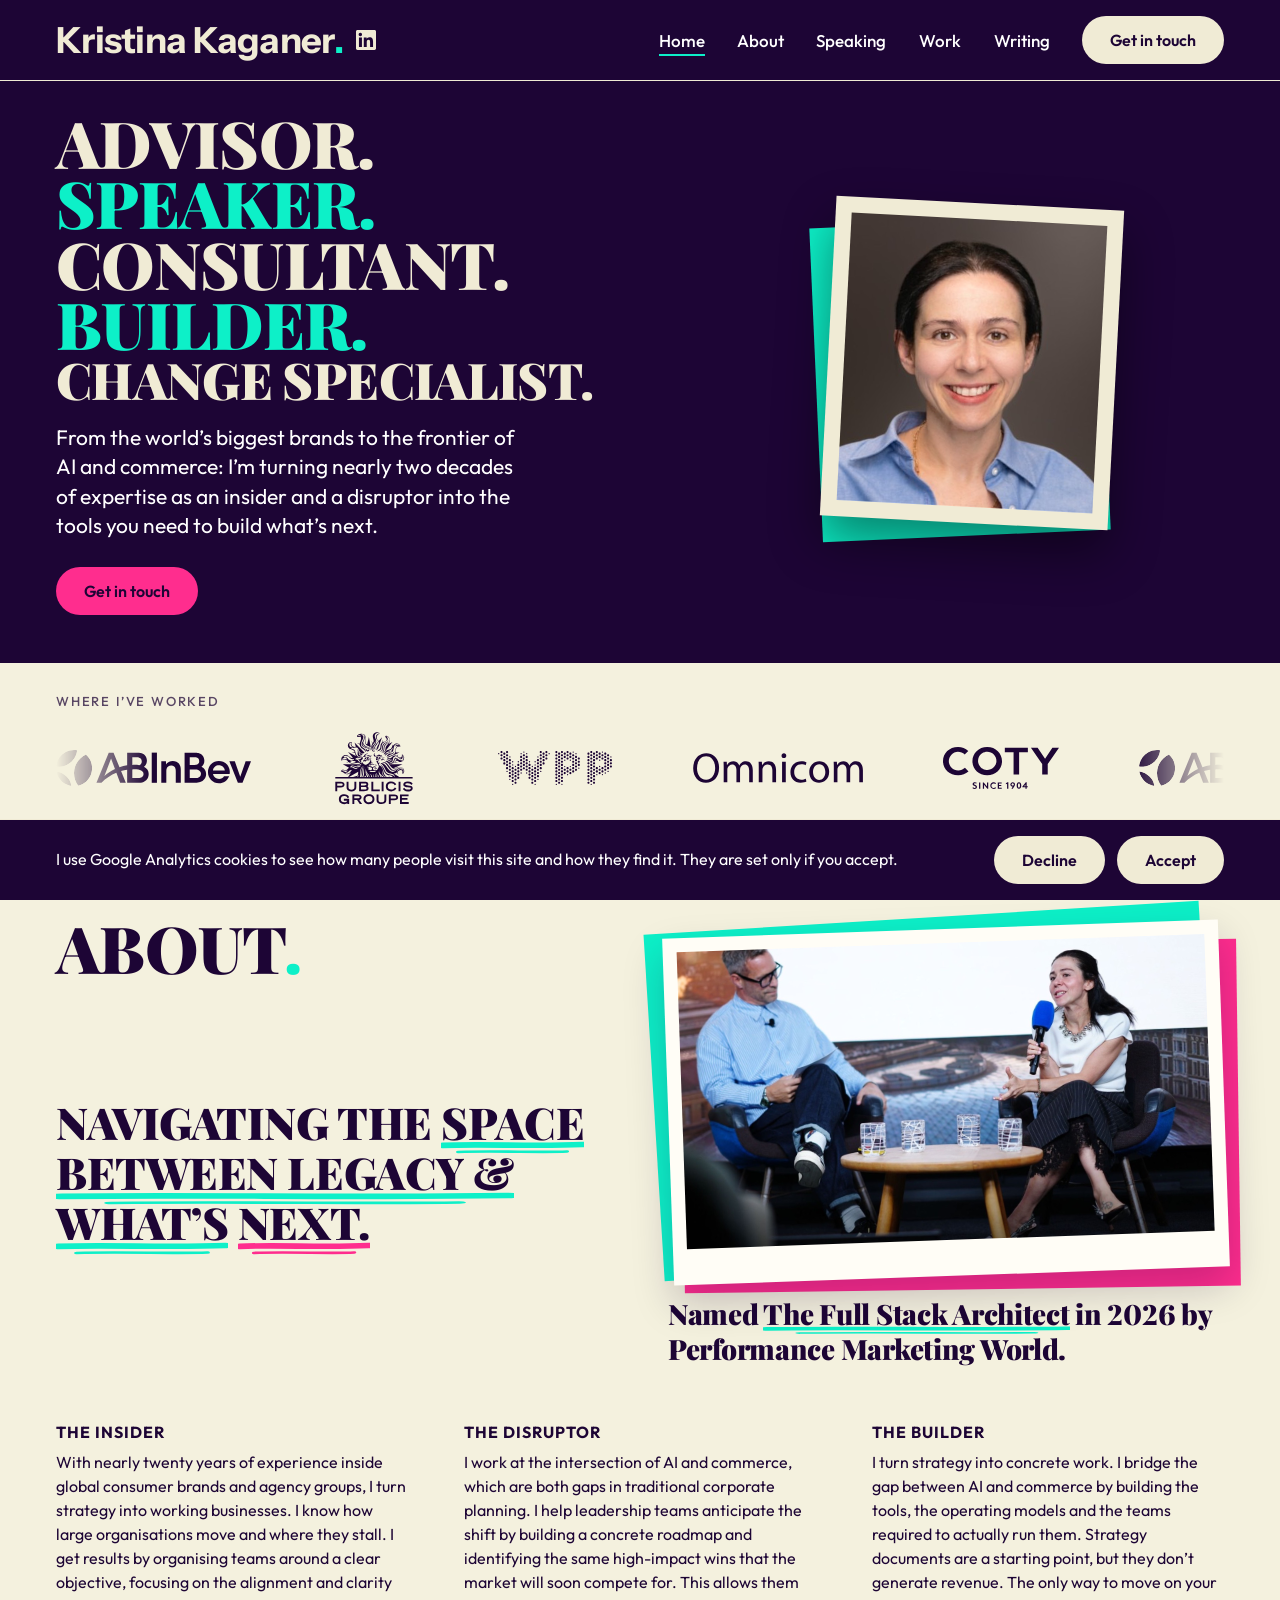
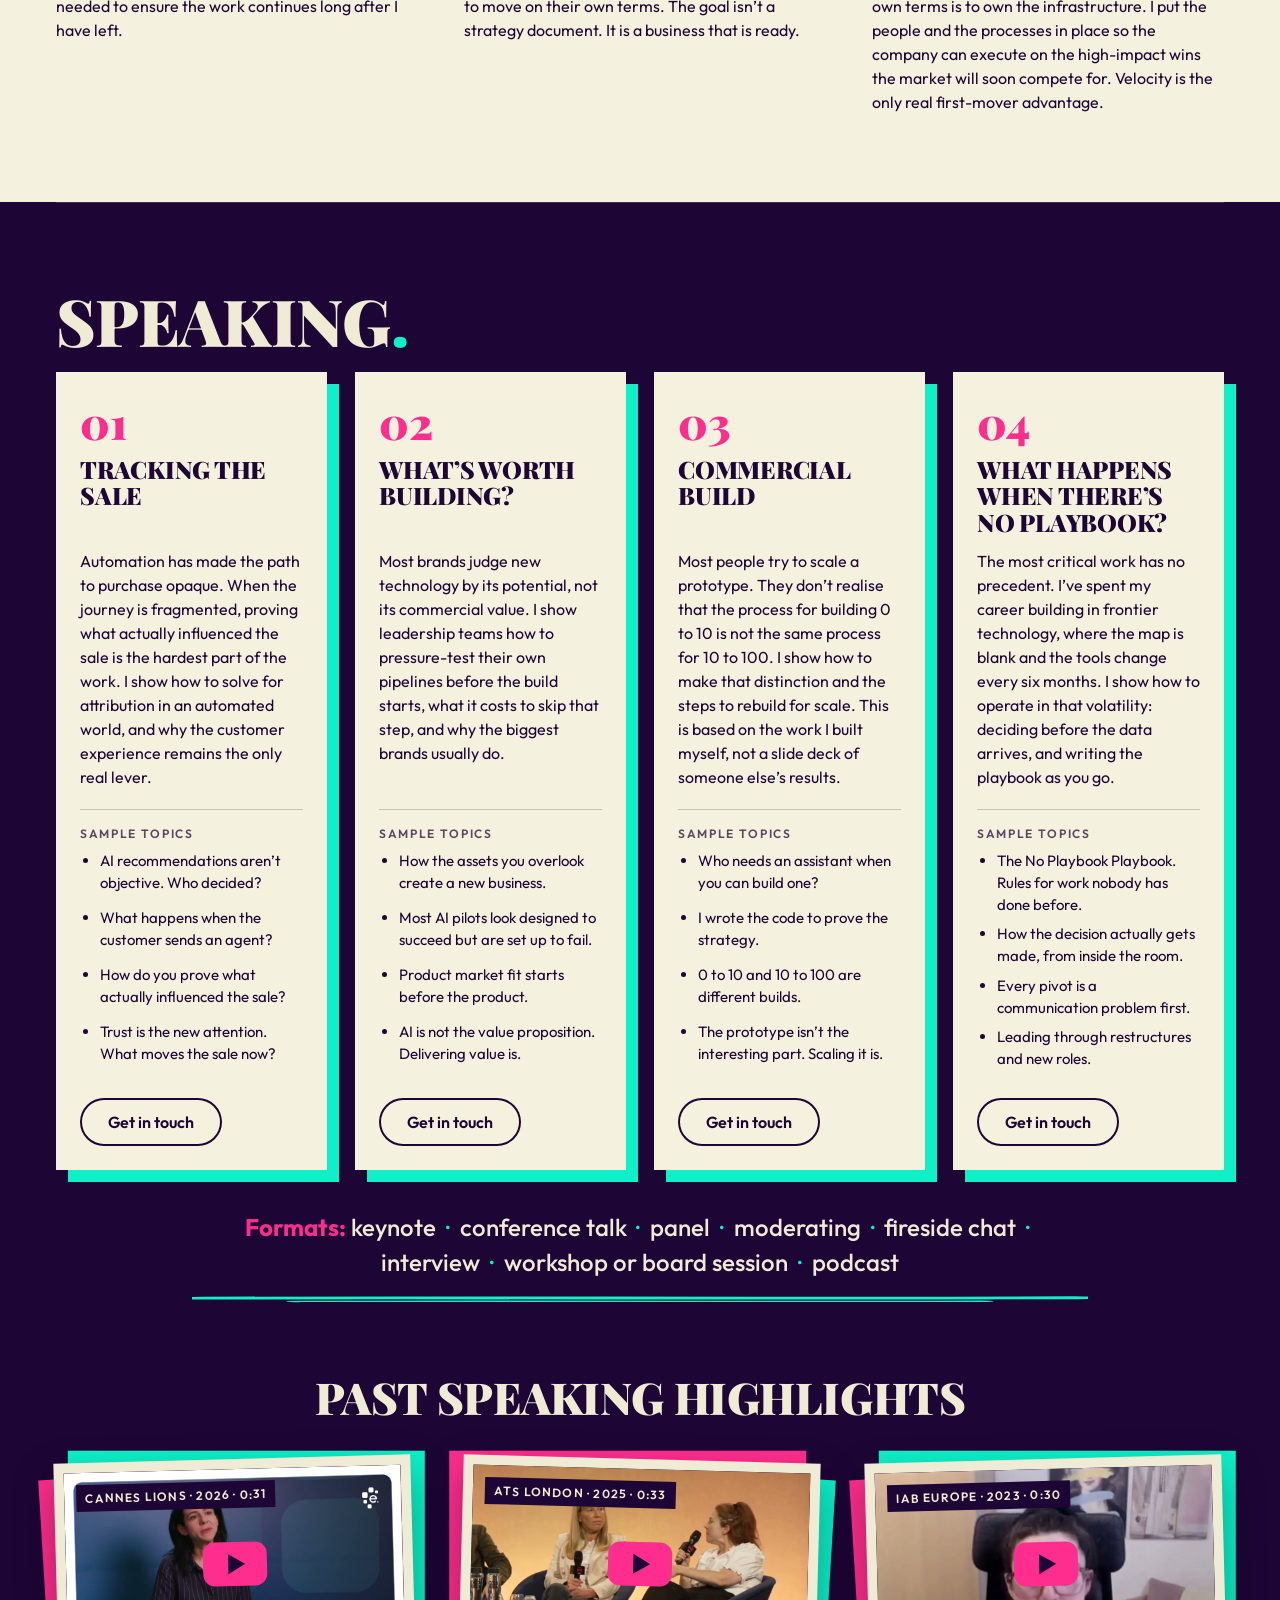
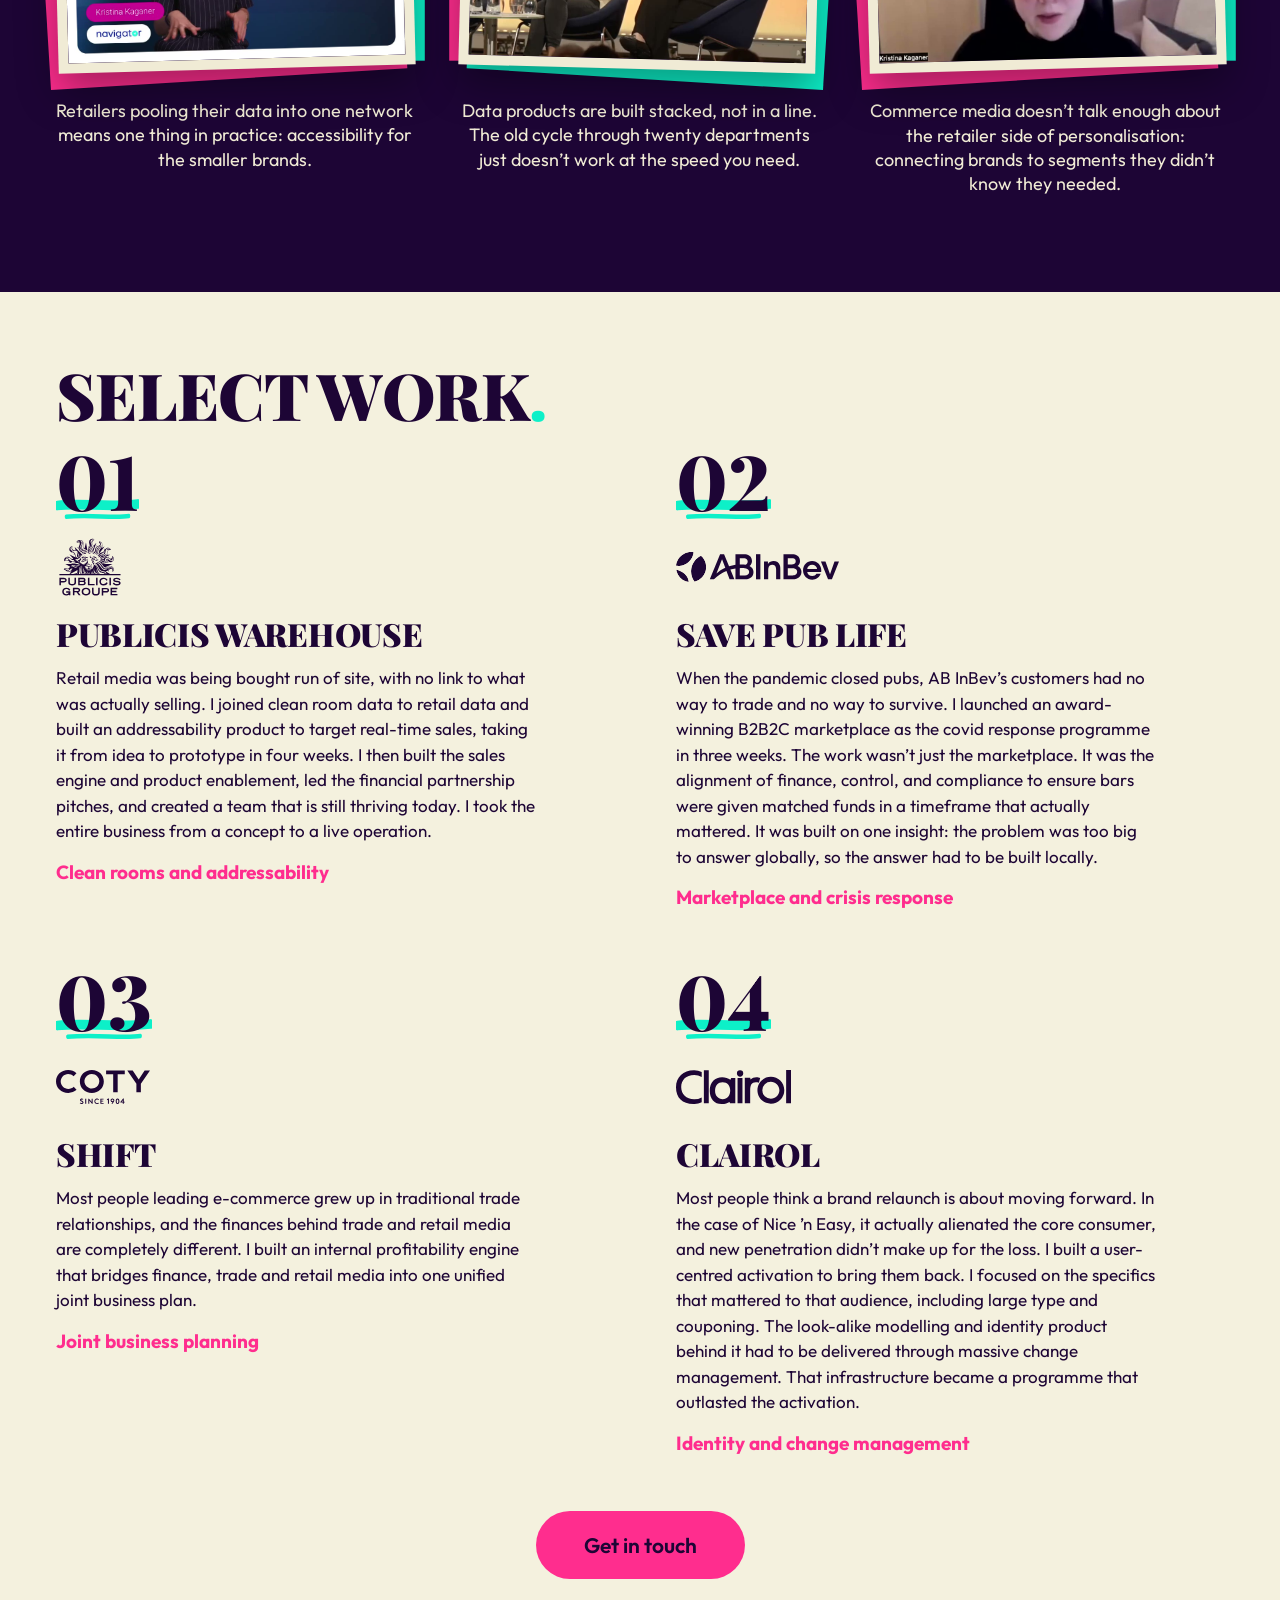
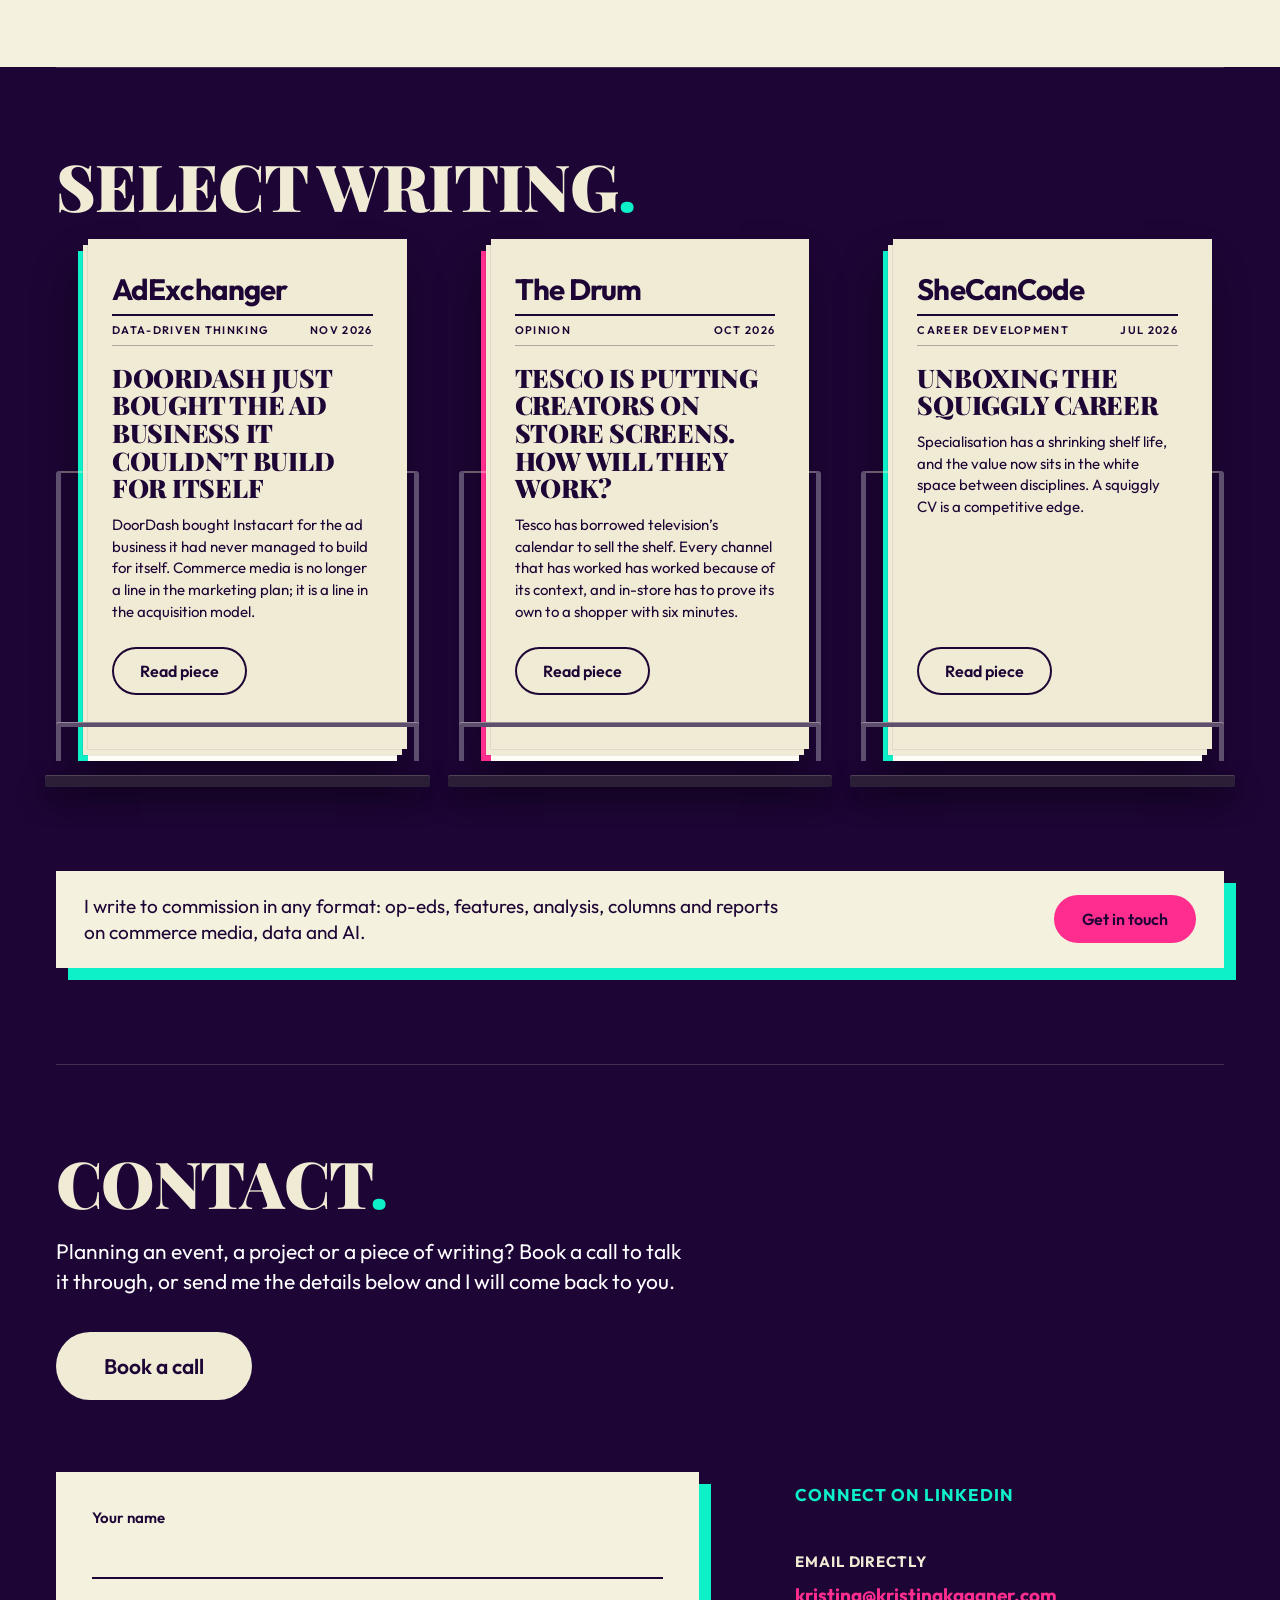
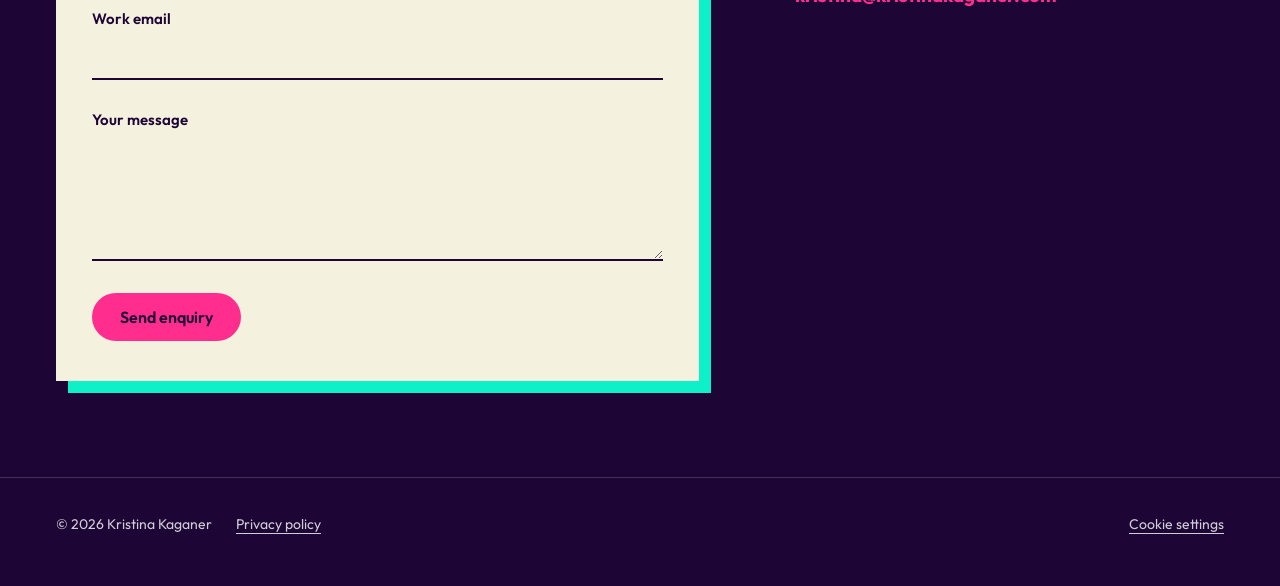
<file: index.html>
<!doctype html>
<html lang="en-GB">
<head>
<meta charset="utf-8">
<meta name="viewport" content="width=device-width, initial-scale=1">
<title>Kristina Kaganer</title>
<meta name="description" content="Kristina Kaganer. Advisor, speaker, consultant, builder, change specialist.">
<meta name="theme-color" content="#1D0535">
<link rel="icon" href="favicon.ico" sizes="32x32">
<link rel="icon" href="favicon.svg" type="image/svg+xml">
<link rel="apple-touch-icon" href="apple-touch-icon.png">
<link rel="preconnect" href="https://fonts.googleapis.com">
<link rel="preconnect" href="https://fonts.gstatic.com" crossorigin>
<link href="https://fonts.googleapis.com/css2?family=Instrument+Sans:wght@700&family=Outfit:wght@400;500;600;700&family=Playfair+Display:wght@800;900&display=swap" rel="stylesheet">
<style>
  :root {
    --bg: #1D0535;      /* aubergine */
    --cream: #F0EBD5;   /* headline, wordmark, photo frame */
    --chalk: #F4F1DE;   /* warm chalk: the logo band */
    --mint: #0DF0C8;    /* alternate headline lines, wordmark full stop, offset block */
    --pink: #FF2D8E;    /* buttons */
    --pink-hover: #FF5CA8;
    --white: #FFFFFF;   /* nav links and body copy */
    --line: rgba(240, 235, 213, 0.18);
    --serif: "Playfair Display", Georgia, "Times New Roman", serif;
    --sans: "Outfit", "Helvetica Neue", Arial, sans-serif;
    --brand: "Instrument Sans", "Helvetica Neue", Arial, sans-serif;   /* the wordmark */
    --gutter: 56px;
    --copy: calc((min(100vw, 1280px) - 2 * var(--gutter) - 48px) * 0.55);   /* the headline column: 1.1 of the hero's 2 fractions after its 48px gap */
    --h1: clamp(40px, min(0.136 * var(--copy), 7.2vh), 92px);   /* the headline: 13.6% of its column or 7.2% of the height */
    --wm: 36px;    /* the wordmark: fixed, so that it sits inside the bar's 44px row */
    --bar: 80px;   /* pinned header height: the 44px row with 18px above and below; anchors land below it */
  }
  * { box-sizing: border-box; }
  html { color-scheme: dark; background: var(--bg); scroll-padding-top: var(--bar); }
  @media (prefers-reduced-motion: no-preference) { html { scroll-behavior: smooth; } }
  body { margin: 0; background: var(--bg); color: var(--white); font: 400 18px/1.5 var(--sans); -webkit-font-smoothing: antialiased; }
  a { color: inherit; }
  :focus-visible { outline: 3px solid var(--mint); outline-offset: 3px; }
  p { margin: 0; }

  .wrap { max-width: 1280px; margin: 0 auto; padding-inline: var(--gutter); }

  /* Header: pinned, full width, one row: the handwritten wordmark left, menu and button grouped right, a hairline under it all */
  .top { position: sticky; top: 0; z-index: 20; background: var(--bg); box-shadow: 0 1px 0 var(--cream); }
  .bar { display: flex; align-items: center; justify-content: space-between; gap: 24px; min-height: var(--bar); flex-wrap: wrap; }
  /* The name in Instrument Sans 700, tracked a touch tight, with the mint full stop. Its 1em box is centred on the row like the menu's own text boxes are. */
  .wordmark { display: inline-flex; align-items: center; min-height: 44px; text-decoration: none; color: var(--cream); font: 700 var(--wm)/1 var(--brand); letter-spacing: -0.02em; white-space: nowrap; }
  .wordmark .dot { color: var(--mint); }
  /* The LinkedIn mark beside the wordmark: a 20px glyph in a 44px target, centred on the wordmark's ink, cream at rest and mint on hover like the menu's underline. The target's own 12px either side is the gap after the full stop, so the mark adds 44px to the bar and nothing more. */
  .brand { display: flex; align-items: center; }
  .linkedin { display: inline-flex; align-items: center; justify-content: center; flex: none; width: 44px; height: 44px; color: var(--cream); }
  .linkedin svg { display: block; fill: currentColor; }
  .linkedin:hover { color: var(--mint); }
  .right { display: flex; align-items: center; gap: 32px; margin-left: auto; }
  .menu { display: flex; align-items: center; gap: 32px; list-style: none; margin: 0; padding: 0; }
  .menu a { display: inline-flex; align-items: center; justify-content: center; min-height: 44px; min-width: 44px; text-decoration: none; font: 500 17px/1 var(--sans); }
  .menu a:hover, .menu a[aria-current="true"] { text-decoration: underline; text-decoration-color: var(--mint); text-decoration-thickness: 2px; text-underline-offset: 7px; }
  .top .button { background: var(--cream); }   /* cream on the bar; the page's buttons stay pink */
  .top .button:hover { background: var(--white); }

  .button { display: inline-flex; align-items: center; justify-content: center; min-height: 48px; padding: 0 28px; border-radius: 999px; background: var(--pink); color: var(--bg); text-decoration: none; font: 600 16px/1 var(--sans); white-space: nowrap; }
  .button:hover { background: var(--pink-hover); }

  /* Hero */
  .hero { display: grid; grid-template-columns: minmax(0, 1.1fr) minmax(0, 0.9fr); gap: 48px; align-items: center; padding-block: 32px clamp(32px, 6vh, 48px); }   /* 32px under the bar's hairline, level with the least it leaves above the logo band */
  h1 { margin: 0; font: 900 var(--h1)/0.93 var(--serif); text-transform: uppercase; letter-spacing: -0.01em; color: var(--cream); }
  h1 span { display: block; }
  h1 .mint { color: var(--mint); }
  h1 .small { font-size: 0.78em; margin-top: 0.06em; }
  .lede { max-width: 30rem; margin: 20px 0 26px; font-size: 21px; line-height: 1.4; }

  /* The polaroid, as drawn */
  .portrait { position: relative; justify-self: center; width: clamp(234px, 36vh, 288px); height: clamp(260px, 40vh, 320px); margin: 0; }
  .portrait .block { position: absolute; inset: 6% 4% -4% -4%; background: var(--mint); transform: rotate(-2.5deg); }
  .portrait .frame { position: absolute; inset: 0; display: block; background: var(--cream); padding: 16px; transform: rotate(3deg); box-shadow: 0 24px 50px rgba(0, 0, 0, 0.45); }
  .portrait img { display: block; width: 100%; height: 100%; object-fit: cover; object-position: 50% 20%; }

  /* Logo band: warm chalk edge to edge, one slow loop of single-colour marks */
  .logos { background: var(--chalk); color: var(--bg); padding-block: 32px 36px; --s: 1; }
  .logos-label { margin: 0 0 20px; font: 500 13px/1 var(--sans); letter-spacing: 0.14em; text-transform: uppercase; opacity: 0.72; }
  .marquee { overflow: hidden; -webkit-mask-image: linear-gradient(90deg, transparent, #000 8%, #000 92%, transparent); mask-image: linear-gradient(90deg, transparent, #000 8%, #000 92%, transparent); }
  .track { display: flex; align-items: center; gap: 80px; width: max-content; height: calc(80px * var(--s)); margin: 0; padding: 0; list-style: none; animation: logos-scroll 32s linear infinite; }
  .track li { display: flex; align-items: center; }
  .track img { display: block; width: auto; }
  .track .abi img { height: calc(36px * var(--s)); }
  .track .pub img { height: calc(76px * var(--s)); }
  .track .wpp img { height: calc(36px * var(--s)); }
  .track .omc img { height: calc(30px * var(--s)); }
  .track .cty img { height: calc(42px * var(--s)); }
  .marquee:hover .track { animation-play-state: paused; }
  @keyframes logos-scroll { to { transform: translateX(calc(-50% - 40px)); } }
  @media (prefers-reduced-motion: reduce) {
    .track { animation: none; width: auto; height: auto; flex-wrap: wrap; gap: 24px 48px; }
    .track li[aria-hidden] { display: none; }
    .marquee { -webkit-mask-image: none; mask-image: none; }
  }

  /* Sections of the single scroll. Square brackets are briefs for copy still to come. */
  .section { position: relative; padding-block: 88px 96px; }
  .section::before { content: ""; position: absolute; top: 0; left: var(--gutter); right: var(--gutter); height: 1px; background: var(--line); }
  .section:first-of-type::before { display: none; }
  h2 { margin: 0 0 20px; font: 900 min(clamp(40px, 7vw, 72px), var(--h1))/0.95 var(--serif); text-transform: uppercase; letter-spacing: -0.01em; color: var(--cream); }
  h2 span { color: var(--mint); }
  h3 { margin: 0 0 6px; font: 500 14px/1.3 var(--sans); letter-spacing: 0.14em; text-transform: uppercase; color: rgba(240, 235, 213, 0.62); }
  .intro { max-width: 40rem; font-size: 21px; line-height: 1.4; margin: 0 0 48px; }
  .intro + .intro { margin-top: -28px; }
  .num { display: block; margin-bottom: 14px; font: 600 14px/1 var(--sans); letter-spacing: 0.14em; color: var(--mint); }

  /* Speaking: four chalk cards, each with a mint block behind it, as drawn. The number is decorative; the list carries the order. */
  .speaking { overflow-x: clip; }   /* the tilted blocks behind the clips never add a horizontal scroll */
  .topics { display: grid; grid-template-columns: repeat(4, minmax(0, 1fr)); gap: 36px 28px; margin: 0 0 40px; padding: 0; list-style: none; }
  .topics > li { display: grid; grid-template-rows: subgrid; grid-row: span 6; row-gap: 0; padding: 28px 24px 24px; background: var(--chalk); color: var(--bg); box-shadow: 12px 12px 0 var(--mint); }   /* the card's six rows (number, title, lede, label, topics, button) are rows of the grid itself, so each starts at one height across the cards beside it, whatever the lede's line count */
  .topics .num { margin: 0 0 12px; font: 900 44px/1 var(--serif); letter-spacing: 0; color: var(--pink); }
  .topics h3 { margin: 0 0 14px; font: 900 24px/1.1 var(--serif); letter-spacing: -0.01em; text-transform: uppercase; color: var(--bg); }
  .topics p { margin: 0 0 20px; font-size: 16px; line-height: 1.5; }
  .topics .ideas-label { margin: 0 0 10px; padding-top: 18px; border-top: 1px solid rgba(29, 5, 53, 0.2); font: 600 12px/1 var(--sans); letter-spacing: 0.14em; text-transform: uppercase; color: rgba(29, 5, 53, 0.72); }   /* three or four sample topics per pillar, under a rule, as a plain bulleted list */
  .topics .ideas { display: grid; gap: 8px; margin: 0 0 28px; padding: 0 0 0 20px; list-style: disc; font-size: 15px; line-height: 1.45; }
  .topics .button { align-self: end; justify-self: start; }
  .topics .button, .mag .read { background: transparent; box-shadow: inset 0 0 0 2px var(--bg); color: var(--bg); }   /* the quiet tier: an outline on the light cards, so the hero, Work, the commission line and the form keep the only pink buttons */
  .topics .button:hover, .holder:hover .read { background: var(--bg); color: var(--cream); }
  .formats { width: fit-content; max-width: 56rem; margin: 0 auto; font: 500 clamp(19px, 1.9vw, 24px)/1.45 var(--sans); letter-spacing: 0; text-transform: none; text-align: center; color: var(--cream); }   /* her h3 under the cards, centred: Formats: then the eight formats at the lede's size with a mint dot between each; the h3 is also a .mark.mint, so About's marker stroke runs once under the whole block, as wide as its longest line */
  .formats.mark { padding-bottom: 1em; }   /* the stroke sits 0.68em under the text, about half a line (line height 1.45), in place of the 0.11em it hugs the About lines with */
  .formats strong { font-weight: 700; color: var(--pink); }   /* Formats: runs inline at the head of the line, bold in pink like the card numbers above it, so the word is a different colour from the eight formats */
  .formats .sep { margin: 0 0.2em; color: var(--mint); }

  /* Sample keynotes: three clips in cream frames with a pink and a mint block behind each. The video sits in the screen with its still as poster, the event tag top left in an aubergine pill, and one pink button that plays and pauses; while a clip plays the tag and the button clear out of the picture, and the button comes back under the pointer or the keyboard. */
  .keynotes { margin-top: 72px; text-align: center; }
  .keynotes-title { margin: 0; padding-bottom: 40px; font: 900 clamp(30px, 4vw, 44px)/1 var(--serif); letter-spacing: -0.01em; text-transform: uppercase; color: var(--cream); }
  .keynotes-sub { margin: 0 0 48px; font: 500 18px/1.4 var(--sans); color: var(--pink); }
  .clips { display: grid; grid-template-columns: repeat(3, minmax(0, 1fr)); gap: 40px 48px; margin: 0; padding: 0; list-style: none; }
  .clip { display: block; margin: 0; color: var(--cream); }
  .shot { position: relative; isolation: isolate; display: block; transform: rotate(-1.5deg); }
  .shot::before, .shot::after { content: ""; position: absolute; inset: 0; z-index: -1; }   /* behind the frame, which is in flow */
  .shot::before { background: var(--pink); transform: translate(-12px, 10px) rotate(-2deg); }
  .shot::after { background: var(--mint); transform: translate(12px, -8px) rotate(1.5deg); }
  .clips li:nth-child(2) .shot { transform: rotate(1.5deg); }
  .clips li:nth-child(2) .shot::before { background: var(--mint); transform: translate(12px, 10px) rotate(2deg); }
  .clips li:nth-child(2) .shot::after { background: var(--pink); transform: translate(-12px, -8px) rotate(-1.5deg); }
  .shot .frame { display: block; padding: 10px; background: var(--cream); box-shadow: 0 18px 40px rgba(0, 0, 0, 0.35); }
  .screen { position: relative; display: block; aspect-ratio: 16 / 9; overflow: hidden; background: radial-gradient(120% 100% at 30% 20%, rgba(240, 235, 213, 0.16), transparent 60%), var(--bg); }
  .screen :is(img, video) { position: absolute; inset: 0; width: 100%; height: 100%; object-fit: cover; }
  .screen video { cursor: pointer; }   /* the picture itself plays and pauses too */
  .screen .tag { position: absolute; left: 12px; top: 12px; padding: 6px 9px 5px; background: var(--bg); font: 600 12px/1.3 var(--sans); letter-spacing: 0.1em; text-transform: uppercase; color: var(--cream); text-align: left; transition: opacity 0.2s; }   /* cream on aubergine, whatever the still behind it */
  .play { position: absolute; left: 50%; top: 50%; width: 64px; height: 44px; margin: 0; padding: 0; border: 0; transform: translate(-50%, -50%); border-radius: 12px; background: var(--pink); cursor: pointer; transition: opacity 0.2s; }
  .play::after { content: ""; position: absolute; left: 50%; top: 50%; transform: translate(-40%, -50%); border-style: solid; border-width: 10px 0 10px 17px; border-color: transparent transparent transparent var(--bg); }
  .play:hover { background: var(--pink-hover); }
  .clip.is-playing :is(.tag, .play) { opacity: 0; }
  .clip.is-playing:hover .play, .clip.is-playing .play:focus-visible { opacity: 1; }
  .clip.is-playing .play::after { width: 18px; height: 18px; box-sizing: border-box; border-width: 0 6px; border-color: var(--bg); transform: translate(-50%, -50%); }   /* the triangle becomes two bars */
  .caption { display: block; margin-top: 30px; font-size: 18px; line-height: 1.35; }
  .full { display: inline-flex; align-items: center; min-height: 44px; margin-top: 2px; font: 600 14px/1.3 var(--sans); letter-spacing: 0.08em; text-transform: uppercase; color: var(--mint); text-decoration: none; }   /* under the caption: the whole recording, on YouTube */
  .full:hover { text-decoration: underline; text-decoration-thickness: 2px; text-underline-offset: 6px; }


  /* About: a warm chalk band after the logo band. The heading top left and the statement centred in the column's height under it, with the same space above and below; the colour photo top right with the award line under it; the three sides in a row under both, a column gap's width below. */
  .about { background: var(--chalk); color: var(--bg); border-top: 1px solid rgba(29, 5, 53, 0.14); padding-block: clamp(48px, 8vh, 72px) clamp(56px, 11vh, 88px); }   /* 72 and 88 at 800 tall and above, less on short screens */
  .about::before { display: none; }
  .about-screen { display: grid; grid-template-columns: minmax(0, 1fr) minmax(0, 1fr); gap: clamp(40px, 7vh, 56px) 56px; align-items: start; }   /* the row gap matches the column gap at 800 tall and above, so the sides sit as far below the top row as the columns sit apart */
  .about-say { display: grid; grid-template-rows: auto 1fr; align-self: stretch; align-content: start; }   /* the column runs the photo column's height: the heading at the top beside the picture, then the statement centred in what is left, so it has the same space above it as below */
  .about-say .statement { align-self: center; }
  .about h2 { margin: 0; font-size: min(clamp(40px, min(7vw, 10vh - 8px), 72px), var(--h1)); color: var(--bg); }   /* the same heading as Speaking and Work, in the statements column, capped at the headline's size like the others */
  .statement { margin: 0; font: 900 clamp(30px, min(3.6vw - 2px, 8.75vh - 26px), 44px)/1.14 var(--serif); letter-spacing: -0.01em; text-transform: uppercase; font-variant-numeric: lining-nums; color: var(--bg); }   /* Playfair Display 900, two points under the 46px it had: 44px at 1280 by 800, 37 at 720 */
  .mark { background-repeat: no-repeat; background-size: 100% 0.32em; background-position: 0 100%; padding-bottom: 0.11em; -webkit-box-decoration-break: clone; box-decoration-break: clone; }
  .mark.mint { background-image: url("data:image/svg+xml,%3Csvg xmlns='http://www.w3.org/2000/svg' viewBox='0 0 200 32' preserveAspectRatio='none'%3E%3Cpath d='M3 10C60 6 130 13 197 8' fill='none' stroke='%230DF0C8' stroke-width='13' stroke-linecap='round'/%3E%3Cpath d='M24 25C80 22 140 27 176 24' fill='none' stroke='%230DF0C8' stroke-width='6' stroke-linecap='round'/%3E%3C/svg%3E"); }
  .mark.pink { background-image: url("data:image/svg+xml,%3Csvg xmlns='http://www.w3.org/2000/svg' viewBox='0 0 200 32' preserveAspectRatio='none'%3E%3Cpath d='M3 10C60 6 130 13 197 8' fill='none' stroke='%23FF2D8E' stroke-width='13' stroke-linecap='round'/%3E%3Cpath d='M24 25C80 22 140 27 176 24' fill='none' stroke='%23FF2D8E' stroke-width='6' stroke-linecap='round'/%3E%3C/svg%3E"); }
  .about-sides h3 { margin: 0 0 8px; font: 700 16px/1.3 var(--sans); letter-spacing: 0.06em; text-transform: uppercase; color: var(--bg); }
  .about-sides { grid-column: 1 / -1; display: grid; grid-template-columns: repeat(3, minmax(0, 1fr)); gap: 28px 56px; }   /* the three sides share one row under the statements and the photo */
  .about-sides p { margin: 0; font-size: 16px; line-height: 1.5; }
  .about-photo { display: grid; gap: 20px; align-content: start; }
  .polaroid { position: relative; isolation: isolate; width: min(100%, 640px, max(380px, calc(165vh - 748px))); margin: 12px 0 0; transform: rotate(-2deg); }   /* landscape; full width of its column at 800 tall, 440px at 720, never under 380 */
  .polaroid .frame { display: block; padding: 14px 14px 36px; background: #FFFDF6; box-shadow: 0 18px 40px rgba(29, 5, 53, 0.22); }
  .polaroid::before, .polaroid::after { content: ""; position: absolute; inset: 0; z-index: -1; }   /* behind the frame, which is in flow */
  .polaroid::before { background: var(--mint); transform: translate(-14px, -12px) rotate(-1.5deg); }   /* gentler tilts than the portrait had: on a frame this wide 3 degrees threw the corners out by 25px */
  .polaroid::after { background: var(--pink); transform: translate(14px, 14px) rotate(1.2deg); }
  .polaroid img { display: block; width: 100%; height: auto; aspect-ratio: 16 / 9; object-fit: cover; object-position: 50% 50%; }   /* in colour; the file is already cropped clear of the event logos and the photo credit */
  .named { margin: 0; font: 900 clamp(22px, 2.2vw, 28px)/1.25 var(--serif); letter-spacing: -0.01em; font-variant-numeric: lining-nums; color: var(--bg); }   /* the award line under the landscape photo: the statements' Playfair at 28px, the title on the mint highlighter */

  /* Work: the editorial grid on a chalk screen. Two columns, a big aubergine numeral on a mint highlighter stroke over each uppercase title, a pink area line under the copy. The numeral is decorative; the list carries the order. */
  .work { background: var(--chalk); color: var(--bg); padding-block: 72px 88px; }
  .work::before { display: none; }
  .work h2 { color: var(--bg); }
  .work :focus-visible { outline-color: var(--bg); }
  .work-grid { display: grid; grid-template-columns: repeat(2, minmax(0, 1fr)); gap: 56px 72px; margin: 0 0 56px; padding: 0; list-style: none; }
  .work-grid .num { display: inline-block; margin: 0 0 14px; font: 900 clamp(56px, 6vw, 76px)/0.9 var(--serif); font-variant-numeric: lining-nums; letter-spacing: 0; color: var(--bg); }
  .work h3.title { margin: 0 0 14px; font: 900 clamp(26px, 2.6vw, 32px)/1.08 var(--serif); letter-spacing: -0.01em; text-transform: uppercase; color: var(--bg); }
  .work-grid p { max-width: 30rem; font-size: 17px; line-height: 1.5; }
  /* Each card reads top to bottom: the number, the logo of where the build was made, the title, the paragraph, the practice line. The logos are the band's files at four fifths of the band's heights, each centred in a lane 60px tall (content height plus padding, so width still follows the file's own ratio), which keeps the titles level across a row; --s shrinks the lot below 860. */
  .work-grid > li { --s: 1; }
  .work-grid .where { display: block; box-sizing: content-box; width: auto; margin: 0 0 20px; }
  .work-grid .where.pub { height: calc(60px * var(--s)); padding: 0; }
  .work-grid .where.abi { height: calc(30px * var(--s)); padding: calc(15px * var(--s)) 0; }
  .work-grid .where.cty { height: calc(34px * var(--s)); padding: calc(13px * var(--s)) 0; }
  .work-grid .where.clr { height: calc(34px * var(--s)); padding: calc(13px * var(--s)) 0; }
  .work-grid .area { max-width: none; margin-top: 16px; font: 700 19px/1.3 var(--sans); color: var(--pink); }   /* 19px bold: pink on chalk is 3.07:1, which passes AA only as large text; the selector has to outscore .work-grid p, or the size falls to 17px and fails */
  .work .button { display: flex; width: fit-content; margin: 0 auto; }   /* under the four cards, centred on the section, in the large pill (sized with the booking button below), so it belongs to the section and not to the card above it */

  /* Writing: three magazine holders, as her reference draws them. A wire rack on the aubergine with a cream cover standing in it and the issues behind peeking out; the whole cover is the link and opens the piece on the publisher's site. The rack's front wire runs through the cover's bottom padding, never through the words. The list carries the order. */
  .writing { overflow-x: clip; --wire: #5E4F6E; --wire-light: rgba(240, 235, 213, 0.38); }
  .holders { display: grid; grid-template-columns: repeat(3, minmax(0, 1fr)); gap: 48px 40px; margin: 0 0 64px; padding: 14px 0 20px; list-style: none; }
  .holder { position: relative; padding: 0 22px 26px; }   /* room for the rack's posts and its shelf */
  .mag { position: relative; isolation: isolate; display: flex; flex-direction: column; height: 100%; padding: 24px 24px 66px; border-left: 10px solid var(--accent, var(--mint)); background: #FFFDF6; color: var(--bg); box-shadow: 0 18px 40px rgba(0, 0, 0, 0.4); }
  .mag::before, .mag::after { content: ""; position: absolute; inset: 0 0 0 -10px; z-index: -1; background: var(--cream); box-shadow: 0 0 0 1px rgba(29, 5, 53, 0.08); }   /* the issues behind this one */
  .mag::before { transform: translate(5px, -6px); }
  .mag::after { transform: translate(10px, -12px); }
  .masthead { margin: 0 0 10px; font: 700 clamp(26px, 2.3vw, 32px)/1 var(--sans); letter-spacing: -0.03em; color: var(--bg); }
  .issue { display: flex; justify-content: space-between; gap: 12px; margin: 0 0 18px; padding: 7px 0; border-top: 2px solid var(--bg); border-bottom: 1px solid rgba(29, 5, 53, 0.3); font: 600 11px/1.3 var(--sans); letter-spacing: 0.12em; text-transform: uppercase; }
  .issue span:last-child { white-space: nowrap; }   /* the date never splits across two rows */
  .mag h3 { margin: 0 0 12px; font: 900 clamp(22px, 2vw, 27px)/1.08 var(--serif); letter-spacing: -0.01em; text-transform: uppercase; color: var(--bg); }
  .mag h3 a { color: inherit; text-decoration: none; }
  .mag h3 a::after { content: ""; position: absolute; inset: 0; z-index: 1; }   /* the whole cover is the hit area */
  .mag h3 a:focus-visible { outline: none; }
  .mag:has(a:focus-visible) { outline: 3px solid var(--mint); outline-offset: 3px; }
  .standfirst { margin: 0 0 24px; font-size: 15px; line-height: 1.45; }
  .mag .read { margin-top: auto; align-self: flex-start; }
  .holder:hover h3 a { text-decoration: underline; text-decoration-color: var(--mint); text-decoration-thickness: 2px; text-underline-offset: 5px; }
  .rack { position: absolute; left: 0; right: 0; bottom: 26px; z-index: 2; height: 54%; pointer-events: none; border-inline: 5px solid var(--wire); border-radius: 3px 3px 0 0; box-shadow: inset 0 2px 0 var(--wire-light); }   /* the posts either side of the cover */
  .rack::before { content: ""; position: absolute; left: -5px; right: -5px; bottom: 34px; height: 5px; border-radius: 3px; background: var(--wire); box-shadow: inset 0 1px 0 var(--wire-light); }   /* the front wire, 34px up the cover's 66px bottom padding */
  .rack::after { content: ""; position: absolute; left: -16px; right: -16px; bottom: -26px; height: 12px; border-radius: 2px; background: #2A1F36; box-shadow: inset 0 1px 0 rgba(240, 235, 213, 0.18), 0 12px 24px rgba(0, 0, 0, 0.5); }   /* the shelf */
  .commission { display: flex; flex-wrap: wrap; align-items: center; justify-content: space-between; gap: 16px 32px; padding: 22px 28px; background: var(--chalk); color: var(--bg); box-shadow: 12px 12px 0 var(--mint); }
  .commission p { margin: 0; max-width: 44rem; font-size: 19px; line-height: 1.4; }
  .commission :focus-visible { outline-color: var(--bg); }

  /* Contact, as she laid it out on 10 Nov 2026: the heading and the closing line left-aligned like the rest of the page, then the Book a call pill under them at the same left edge, as the page's key action. Under those, two columns: the brief form on the left and the two direct routes, LinkedIn and email, on the right. The form sits on a chalk panel with the mint block behind it, the commission line's treatment, so it is easy to spot; on the chalk everything in it is aubergine, the fields an aubergine underline that turns pink while you type, and the send button the site's pink pill. */
  .contact h2 { margin-bottom: 24px; }
  .contact .intro { margin: 0; }
  .contact-grid { display: grid; grid-template-columns: minmax(0, 3fr) minmax(0, 2fr); gap: 48px 96px; margin-top: 72px; }
  .direct { display: grid; gap: 36px; justify-items: start; align-content: start; }
  .go { display: inline-flex; align-items: center; gap: 10px; min-height: 44px; text-decoration: none; font: 700 17px/1 var(--sans); letter-spacing: 0.06em; text-transform: uppercase; color: var(--mint); }
  .go:hover span { text-decoration: underline; text-decoration-thickness: 2px; text-underline-offset: 6px; }
  .direct p { margin: 0; }
  .direct-label { display: block; margin: 0 0 2px; font: 700 15px/1.3 var(--sans); letter-spacing: 0.06em; text-transform: uppercase; color: var(--cream); }
  .address { display: inline-flex; align-items: center; min-height: 44px; font: 700 19px/1.2 var(--sans); color: var(--pink); text-decoration: none; }   /* pink on the aubergine is 5.35:1 */
  .address:hover { text-decoration: underline; text-decoration-color: var(--mint); text-decoration-thickness: 2px; text-underline-offset: 6px; }
  .brief { display: grid; gap: 30px; margin: 0; padding: 36px 36px 40px; background: var(--chalk); color: var(--bg); color-scheme: light; box-shadow: 12px 12px 0 var(--mint); }
  .brief :focus-visible { outline-color: var(--bg); }
  .field { display: grid; gap: 4px; margin: 0; }
  .field label { font: 600 15px/1.3 var(--sans); color: var(--bg); }
  .field :is(input, textarea) { width: 100%; min-height: 44px; margin: 0; padding: 8px 0 12px; border: 0; border-bottom: 2px solid var(--bg); border-radius: 0; background: transparent; color: var(--bg); font: 400 18px/1.4 var(--sans); }
  .field textarea { min-height: 128px; resize: vertical; }
  .field :is(input, textarea):focus-visible { outline: none; border-bottom-color: var(--pink); box-shadow: 0 1px 0 var(--pink); }   /* a 3px pink underline in place of the ring, which would draw a box round a field that has none; pink on the chalk is 3.07:1, over the 3:1 a field's edge needs */
  .field :is(input, textarea):-webkit-autofill { -webkit-text-fill-color: var(--bg); box-shadow: 0 0 0 1000px var(--chalk) inset; }   /* autofill keeps the chalk */
  .brief .button { justify-self: start; margin: 2px 0 0; border: 0; cursor: pointer; }
  .brief .button:disabled { opacity: 0.6; cursor: default; }   /* while the enquiry is on its way */
  .send { display: flex; flex-wrap: wrap; align-items: center; gap: 12px 20px; }   /* the button, then the line that says whether it sent: beside the button where there is room, under it where there is not */
  .form-note { flex: 1 1 14rem; min-width: 0; margin: 0; font: 500 17px/1.4 var(--sans); color: var(--bg); }
  /* Sent: the fields and the button give way to the thank-you box, in the same chalk panel with its mint block, so the answer is the whole panel and not a line beside the button. */
  .thanks { display: none; }
  .brief.is-sent { min-height: 300px; align-content: center; }
  .brief.is-sent > :not(.thanks) { display: none; }
  .brief.is-sent .thanks { display: grid; gap: 16px; }
  .thanks:focus { outline: none; }   /* focus is put here only so that the box is read out */
  .thanks h3 { margin: 0; font: 900 clamp(34px, 4.4vw, 52px)/1 var(--serif); letter-spacing: -0.01em; text-transform: uppercase; color: var(--bg); }
  .thanks p { margin: 0; font: 500 19px/1.45 var(--sans); color: var(--bg); }
  .form-note.is-error { font-weight: 700; }   /* aubergine either way: neither mint nor pink is readable at this size on the chalk, so the failed line is bold and its words say what happened */
  /* Booking: the key action, left-aligned under the closing line. It takes the header button's cream, not the pink of Send enquiry in the panel below, and is the biggest button on the page: 68px tall with 21px words. The pill opens her Google Calendar booking page in a pop-up over the page: a chalk panel with the mint block behind it, a close button top right, Google's own page (which is white and cannot be restyled) filling the rest. Esc, the close button and a click on the dimmed page all close it. */
  .booking { display: flex; justify-content: flex-start; margin-top: 36px; }
  .work .button, .booking .button { min-height: 68px; padding: 0 48px; font-size: 21px; }   /* the large pill. The page has two button sizes: this one and the standard 48px pill */
  .booking .button { background: var(--cream); }
  .booking .button:hover { background: var(--white); }
  .booking-dialog { width: min(1040px, 100vw - 48px); height: min(760px, 100vh - 48px); height: min(760px, 100dvh - 48px); max-width: none; max-height: none; margin: auto; padding: 0; border: 0; overflow: visible; background: var(--chalk); color: var(--bg); box-shadow: 12px 12px 0 var(--mint); }
  .booking-dialog::backdrop { background: rgba(29, 5, 53, 0.82); }
  .booking-panel { display: grid; grid-template-rows: auto minmax(0, 1fr); height: 100%; padding: 0 10px 10px; }
  .booking-close { justify-self: end; display: inline-flex; align-items: center; justify-content: center; width: 44px; height: 44px; margin: 2px -6px 2px 0; padding: 0; border: 0; border-radius: 999px; background: transparent; color: var(--bg); cursor: pointer; }
  .booking-close:hover { background: rgba(29, 5, 53, 0.1); }
  .booking-close:focus-visible { outline-color: var(--bg); }
  .booking-close svg { display: block; }
  .booking-dialog iframe { display: block; width: 100%; height: 100%; border: 0; background: #fff; color-scheme: light; }
  html:has(.booking-dialog[open]) { overflow: hidden; }   /* the page behind holds still while the pop-up is open */

  .foot { display: flex; flex-wrap: wrap; align-items: center; gap: 0 24px; padding-block: 24px 40px; border-top: 1px solid var(--line); font-size: 14px; }
  .foot small { display: inline-flex; align-items: center; min-height: 44px; font-size: 14px; opacity: 0.8; }
  .foot-link { display: inline-flex; align-items: center; min-height: 44px; opacity: 0.8; text-underline-offset: 4px; }   /* the privacy policy, beside the copyright line */
  .foot-link:hover { opacity: 1; text-decoration-color: var(--mint); }
  .cookie-settings { margin-left: auto; min-height: 44px; padding: 0; border: 0; background: none; color: inherit; font: inherit; opacity: 0.8; text-decoration: underline; text-underline-offset: 4px; cursor: pointer; }   /* brings the cookie bar back, so a yes can be changed to a no as easily as it was given */
  .cookie-settings:hover { opacity: 1; text-decoration-color: var(--mint); }

  /* Cookies: the header's own bar turned over and pinned to the foot of the screen: aubergine, the cream hairline above it, and the two answers as the bar's cream buttons at one size, so neither is the louder. */
  .cookies { position: fixed; left: 0; right: 0; bottom: 0; z-index: 30; background: var(--bg); box-shadow: 0 -1px 0 var(--cream); }
  .cookies-row { display: flex; align-items: center; flex-wrap: wrap; gap: 12px 32px; padding-block: 16px; }
  .cookies p { flex: 1 1 20rem; font-size: 16px; line-height: 1.45; }
  .cookies-answers { display: flex; gap: 12px; }
  .cookies .button { border: 0; background: var(--cream); cursor: pointer; }
  .cookies .button:hover { background: var(--white); }

  @media (max-width: 1180px) {
    .topics { grid-template-columns: repeat(2, minmax(0, 1fr)); }   /* four across leaves 246px cards here and 207px at 1024, so two by two takes over */
  }

  @media (max-width: 1070px) {
    /* The bar runs two rows from here down: the wordmark and the mark, then the menu and button right-aligned under them. The wordmark, the mark and the menu would share one row down to about 1017, so this leaves slack for other renderers' metrics. The bar is 8px, the 44px brand row, the 44px menu row and 8px. */
    :root { --bar: 108px; }   /* 8px, the 48px button row, the 44px menu row, 8px */
    /* Two rows of two: the wordmark and the Get in touch button, then the LinkedIn mark and the menu. The two groups dissolve into the grid so that the button can sit beside the wordmark. */
    .bar { display: grid; grid-template-columns: auto minmax(0, 1fr); align-items: center; gap: 0 12px; min-height: 0; padding-block: 8px; }
    .brand, .right { display: contents; }
    .wordmark { grid-area: 1 / 1; }
    .top .button { grid-area: 1 / 2; justify-self: end; }
    .linkedin { grid-area: 2 / 1; justify-self: start; margin-left: -12px; }   /* the glyph, not its 44px target, lines up under the wordmark */
    .menu { grid-area: 2 / 2; justify-self: end; }
  }

  @media (max-width: 1000px) {
    .about-screen { grid-template-columns: 1fr; }
    .about-say { grid-template-rows: auto; gap: clamp(16px, 3.5vh, 28px); align-self: auto; }   /* one column: the statement follows the heading again */
    .polaroid { width: min(100%, 640px); }   /* one column: the screen fit no longer applies */
    .about-sides { gap: 28px 40px; }
  }

  @media (max-width: 860px) {
    /* One column: the headline is 13.6% of the screen between the gutters, with a 36px floor that only bites under 265px wide. The wordmark (7.89 of its ems with the full stop) takes what the header button and a 12px gap leave between the gutters: 24.5px at 390, 20.7px at 360. */
    :root { --gutter: 20px; --copy: calc(100vw - 2 * var(--gutter)); --h1: clamp(36px, min(0.136 * var(--copy), 7.2vh), 92px); --wm: min(36px, (var(--copy) - 157px) / 7.89); }
    .menu { gap: 20px; }
    .top .menu li:first-child { display: none; }   /* the wordmark is the home link */
    .hero { grid-template-columns: 1fr; gap: 36px; padding-block: 32px 44px; }
    .lede { font-size: 18px; margin: 18px 0 24px; }
    .portrait { width: min(260px, 66vw); height: calc(min(260px, 66vw) * 1.1); margin-top: 0; }
    .portrait .frame { padding: 14px; }
    .logos { padding-block: 28px 32px; --s: 0.8; }
    .track { gap: 56px; }
    @keyframes logos-scroll { to { transform: translateX(calc(-50% - 28px)); } }
    .section { padding-block: 60px 64px; }
    .intro { font-size: 18px; margin-bottom: 36px; }
    .intro + .intro { margin-top: -20px; }
    .about { padding-block: 56px 64px; }
    .about-screen { grid-template-columns: 1fr; gap: 40px; }
    .about-say { gap: 20px; }
    .polaroid { width: calc(100% - 30px); margin: 16px 14px 0 16px; }   /* room for the mint block at the gutter and the pink block at the edge */
    .polaroid .frame { padding: 12px 12px 36px; }
    .about-sides { grid-template-columns: 1fr; gap: 36px; margin-top: 16px; }   /* stacked: 56px above the first side, 36 between them, against the 8 from each title to its copy */
    .topics { gap: 32px 24px; margin-bottom: 36px; }
    .topics > li { box-shadow: 8px 8px 0 var(--mint); }   /* the mint block at the commission line's and the form's phone size */
    .topics h3 { font-size: 22px; }
    .work { padding-block: 56px 64px; }
    .work-grid { gap: 40px 32px; margin-bottom: 40px; }
    .work-grid > li { --s: 0.8; }
    .work h3.title { font-size: 24px; }
    .keynotes { margin-top: 56px; }
    .keynotes-sub { margin-bottom: 40px; }
    .clips { grid-template-columns: 1fr; max-width: 440px; margin-inline: auto; gap: 52px; }
    .caption { margin-top: 24px; font-size: 17px; }
    .holders { grid-template-columns: 1fr; max-width: 420px; margin: 0 auto 48px; gap: 52px; padding-top: 12px; }
    .commission { padding: 20px; box-shadow: 8px 8px 0 var(--mint); }
    .commission p { font-size: 17px; }
    .contact h2 { margin-bottom: 20px; }
    .contact-grid { grid-template-columns: 1fr; gap: 40px; margin-top: 56px; }   /* one column: the form, then LinkedIn and the email */
    .direct { gap: 28px; }
    .brief { gap: 24px; padding: 28px 20px 32px; box-shadow: 8px 8px 0 var(--mint); }
    .booking { margin-top: 28px; }
    .work .button, .booking .button { min-height: 60px; padding: 0 40px; font-size: 19px; }
    .booking-dialog { width: calc(100vw - 16px); height: calc(100vh - 16px); height: calc(100dvh - 16px); box-shadow: none; }   /* the pop-up takes the phone's screen, 8px of the dimmed page round it */
    .booking-panel { padding: 0 6px 6px; }
    .booking-close { margin-right: -2px; }
    .cookie-settings { margin-left: 0; }   /* the footer wraps here: Cookie settings starts the second row at the gutter */
  }

  @media (max-width: 600px) {
    .topics, .work-grid { grid-template-columns: 1fr; }
  }
</style>
<!-- Google tag, held back: this only says that nothing may be stored. The tag itself (Analytics G-0NSFYRBPYH) is not loaded until the visitor accepts in the cookie bar; the script at the foot of the page does that. -->
<script>
  window.dataLayer = window.dataLayer || [];
  function gtag(){dataLayer.push(arguments);}
  gtag('consent', 'default', { ad_storage: 'denied', ad_user_data: 'denied', ad_personalization: 'denied', analytics_storage: 'denied' });
</script>
</head>
<body>

<!-- Cookies: the bar at the foot of the screen until the visitor answers. It is first in the page so that a keyboard or a screen reader meets it first, and it stays hidden without script, when no tag is loaded either. -->
<aside class="cookies" aria-label="Cookies" hidden>
  <div class="wrap cookies-row">
    <p>I use Google Analytics cookies to see how many people visit this site and how they find it. They are set only if you accept.</p>
    <div class="cookies-answers">
      <button class="button" type="button" data-answer="no">Decline</button>
      <button class="button" type="button" data-answer="yes">Accept</button>
    </div>
  </div>
</aside>

<header class="top">   <!-- no id: a fragment of #top with no element to match is the top of the document, which a sticky header never is -->
  <div class="wrap bar">
    <div class="brand">
      <a class="wordmark" href="#top">Kristina Kaganer<span class="dot">.</span></a>
      <a class="linkedin" href="https://www.linkedin.com/in/kristinakaganer" target="_blank" rel="noopener" aria-label="LinkedIn"><svg viewBox="0 0 24 24" width="20" height="20" aria-hidden="true" focusable="false"><path d="M20.45 20.45h-3.56v-5.57c0-1.33-.02-3.04-1.85-3.04-1.85 0-2.14 1.45-2.14 2.94v5.67H9.35V9h3.41v1.56h.05c.48-.9 1.64-1.85 3.37-1.85 3.6 0 4.27 2.37 4.27 5.46v6.28zM5.34 7.43a2.07 2.07 0 1 1 0-4.13 2.07 2.07 0 0 1 0 4.13zm1.78 13.02H3.55V9h3.57v11.45zM22.22 0H1.77C.79 0 0 .77 0 1.73v20.54C0 23.23.79 24 1.77 24h20.45c.98 0 1.78-.77 1.78-1.73V1.73C24 .77 23.2 0 22.22 0z"/></svg></a>
    </div>
    <nav class="right" aria-label="Main">
      <ul class="menu">
        <li><a href="#top" aria-current="true">Home</a></li>
        <li><a href="#about">About</a></li>
        <li><a href="#speaking">Speaking</a></li>
        <li><a href="#work">Work</a></li>
        <li><a href="#writing">Writing</a></li>
      </ul>
      <a class="button" href="#contact">Get in touch</a>
    </nav>
  </div>
</header>

<main>
  <section class="wrap hero">
    <div class="copy">
      <h1>
        <span>Advisor.</span>
        <span class="mint">Speaker.</span>
        <span>Consultant.</span>
        <span class="mint">Builder.</span>
        <span class="small">Change specialist.</span>
      </h1>
      <p class="lede">From the world’s biggest brands to the frontier of AI and commerce: I’m turning nearly two decades of expertise as an insider and a disruptor into the tools you need to build what’s next.</p>
      <a class="button" href="#contact">Get in touch</a>
    </div>
    <figure class="portrait">
      <span class="block" aria-hidden="true"></span>
      <span class="frame"><img src="assets/portrait.jpg" alt="Kristina Kaganer" width="400" height="400"></span>
    </figure>
  </section>

  <section class="logos" aria-label="Where I’ve worked">
    <div class="wrap">
      <p class="logos-label">Where I’ve worked</p>
      <div class="marquee">
        <ul class="track">
          <li class="abi"><img src="assets/logos/ab-inbev.svg" alt="AB InBev"></li>
          <li class="pub"><img src="assets/logos/publicis.svg" alt="Publicis Groupe"></li>
          <li class="wpp"><img src="assets/logos/wpp.svg" alt="WPP"></li>
          <li class="omc"><img src="assets/logos/omnicom.svg" alt="Omnicom"></li>
          <li class="cty"><img src="assets/logos/coty.svg" alt="Coty"></li>
          <li class="abi" aria-hidden="true"><img src="assets/logos/ab-inbev.svg" alt=""></li>
          <li class="pub" aria-hidden="true"><img src="assets/logos/publicis.svg" alt=""></li>
          <li class="wpp" aria-hidden="true"><img src="assets/logos/wpp.svg" alt=""></li>
          <li class="omc" aria-hidden="true"><img src="assets/logos/omnicom.svg" alt=""></li>
          <li class="cty" aria-hidden="true"><img src="assets/logos/coty.svg" alt=""></li>
        </ul>
      </div>
    </div>
  </section>

  <section class="section about" id="about">
    <div class="wrap about-screen">
      <div class="about-say">
        <h2>About<span>.</span></h2>
        <p class="statement">Navigating the <span class="mark mint">space between legacy &amp; what’s</span> <span class="mark pink">next.</span></p>
      </div>
      <div class="about-photo">
        <figure class="polaroid"><span class="frame"><img src="assets/on-stage.jpg" alt="Kristina Kaganer on stage, microphone in hand, in conversation with the session host" width="1400" height="787"></span></figure>
        <p class="named">Named <span class="mark mint">The Full Stack Architect</span> in 2026 by Performance Marketing World.</p>
      </div>
      <div class="about-sides">
        <div class="side">
          <h3>The insider</h3>
          <p>With nearly twenty years of experience inside global consumer brands and agency groups, I turn strategy into working businesses. I know how large organisations move and where they stall. I get results by organising teams around a clear objective, focusing on the alignment and clarity needed to ensure the work continues long after I have left.</p>
        </div>
        <div class="side">
          <h3>The disruptor</h3>
          <p>I work at the intersection of AI and commerce, which are both gaps in traditional corporate planning. I help leadership teams anticipate the shift by building a concrete roadmap and identifying the same high-impact wins that the market will soon compete for. This allows them to move on their own terms. The goal isn’t a strategy document. It is a business that is ready.</p>
        </div>
        <div class="side">
          <h3>The builder</h3>
          <p>I turn strategy into concrete work. I bridge the gap between AI and commerce by building the tools, the operating models and the teams required to actually run them. Strategy documents are a starting point, but they don’t generate revenue. The only way to move on your own terms is to own the infrastructure. I put the people and the processes in place so the company can execute on the high-impact wins the market will soon compete for. Velocity is the only real first-mover advantage.</p>
        </div>
      </div>
    </div>
  </section>

  <section class="wrap section speaking" id="speaking">
    <h2>Speaking<span>.</span></h2>
    <!-- The four pillars from her October 2026 brand strategy, one card each: the pillar name, what it covers, and three or four sample topics under it. The formats line is the eight she cleared (D-035). -->
    <ol class="topics">
      <li>
        <span class="num" aria-hidden="true">01</span>
        <h3>Tracking the sale</h3>
        <p>Automation has made the path to purchase opaque. When the journey is fragmented, proving what actually influenced the sale is the hardest part of the work. I show how to solve for attribution in an automated world, and why the customer experience remains the only real lever.</p>
        <p class="ideas-label">Sample topics</p>
        <ul class="ideas">
          <li>AI recommendations aren’t objective. Who decided?</li>
          <li>What happens when the customer sends an agent?</li>
          <li>How do you prove what actually influenced the sale?</li>
          <li>Trust is the new attention. What moves the sale now?</li>
        </ul>
        <a class="button" href="#contact">Get in touch</a>
      </li>
      <li>
        <span class="num" aria-hidden="true">02</span>
        <h3>What’s worth building?</h3>
        <p>Most brands judge new technology by its potential, not its commercial value. I show leadership teams how to pressure-test their own pipelines before the build starts, what it costs to skip that step, and why the biggest brands usually do.</p>
        <p class="ideas-label">Sample topics</p>
        <ul class="ideas">
          <li>How the assets you overlook create a new business.</li>
          <li>Most AI pilots look designed to succeed but are set up to fail.</li>
          <li>Product market fit starts before the product.</li>
          <li>AI is not the value proposition. Delivering value is.</li>
        </ul>
        <a class="button" href="#contact">Get in touch</a>
      </li>
      <li>
        <span class="num" aria-hidden="true">03</span>
        <h3>Commercial build</h3>
        <p>Most people try to scale a prototype. They don’t realise that the process for building 0 to 10 is not the same process for 10 to 100. I show how to make that distinction and the steps to rebuild for scale. This is based on the work I built myself, not a slide deck of someone else’s results.</p>
        <p class="ideas-label">Sample topics</p>
        <ul class="ideas">
          <li>Who needs an assistant when you can build one?</li>
          <li>I wrote the code to prove the strategy.</li>
          <li>0 to 10 and 10 to 100 are different builds.</li>
          <li>The prototype isn’t the interesting part. Scaling it is.</li>
        </ul>
        <a class="button" href="#contact">Get in touch</a>
      </li>
      <li>
        <span class="num" aria-hidden="true">04</span>
        <h3>What happens when there’s no playbook?</h3>
        <p>The most critical work has no precedent. I’ve spent my career building in frontier technology, where the map is blank and the tools change every six months. I show how to operate in that volatility: deciding before the data arrives, and writing the playbook as you go.</p>
        <p class="ideas-label">Sample topics</p>
        <ul class="ideas">
          <li>The No Playbook Playbook. Rules for work nobody has done before.</li>
          <li>How the decision actually gets made, from inside the room.</li>
          <li>Every pivot is a communication problem first.</li>
          <li>Leading through restructures and new roles.</li>
        </ul>
        <a class="button" href="#contact">Get in touch</a>
      </li>
    </ol>
    <h3 class="formats mark mint"><strong>Formats:</strong> keynote&nbsp;<span class="sep">·</span> conference&nbsp;talk&nbsp;<span class="sep">·</span> panel&nbsp;<span class="sep">·</span> moderating&nbsp;<span class="sep">·</span> fireside&nbsp;chat&nbsp;<span class="sep">·</span> interview&nbsp;<span class="sep">·</span> workshop&nbsp;or&nbsp;board&nbsp;session&nbsp;<span class="sep">·</span> podcast</h3>

    <!-- Sample keynotes. Three clips cut from her talks, each in a cream frame: the video with its still as poster, the event tag, and one button that plays with sound and turns into pause while it plays; the picture plays and pauses too, and the other clips stop. The script takes the browser's own controls off the videos; without it they stay. The link under each caption opens the whole recording. -->
    <div class="keynotes">
      <h3 class="keynotes-title">Past speaking highlights</h3>
      <ul class="clips">
        <li>
          <figure class="clip">
            <span class="shot"><span class="frame"><span class="screen">
              <video src="assets/clips/experian.mp4" poster="assets/clips/experian.jpg" preload="none" playsinline controls width="960" height="540"></video>
              <span class="tag">Cannes Lions · 2026 · 0:31</span>
              <button class="play" type="button" aria-label="Play the Cannes Lions clip"></button>
            </span></span></span>
            <figcaption class="caption">Retailers pooling their data into one network means one thing in practice: accessibility for the smaller brands.</figcaption>
          </figure>
        </li>
        <li>
          <figure class="clip">
            <span class="shot"><span class="frame"><span class="screen">
              <video src="assets/clips/ats-london.mp4" poster="assets/clips/ats-london.jpg" preload="none" playsinline controls width="960" height="540"></video>
              <span class="tag">ATS London · 2025 · 0:33</span>
              <button class="play" type="button" aria-label="Play the ATS London clip"></button>
            </span></span></span>
            <figcaption class="caption">Data products are built stacked, not in a line. The old cycle through twenty departments just doesn’t work at the speed you need.</figcaption>
          </figure>
        </li>
        <li>
          <figure class="clip">
            <span class="shot"><span class="frame"><span class="screen">
              <video src="assets/clips/iab-europe.mp4" poster="assets/clips/iab-europe.jpg" preload="none" playsinline controls width="960" height="540"></video>
              <span class="tag">IAB Europe · 2023 · 0:30</span>
              <button class="play" type="button" aria-label="Play the IAB Europe clip"></button>
            </span></span></span>
            <figcaption class="caption">Commerce media doesn’t talk enough about the retailer side of personalisation: connecting brands to segments they didn’t know they needed.</figcaption>
          </figure>
        </li>
      </ul>
    </div>
  </section>

  <section class="section work" id="work">
    <div class="wrap">
      <h2>Select work<span>.</span></h2>
      <ol class="work-grid">
        <!-- Figures: name the company or quote the commercial number, never both, and only live figures from credentials.md. The Clairol rate of sale figure is withdrawn there, so card 04 carries none. -->
        <li>
          <span class="num mark mint" aria-hidden="true">01</span>
          <img class="where pub" src="assets/logos/publicis.svg" alt="Publicis Groupe">
          <h3 class="title">Publicis Warehouse</h3>
          <p>Retail media was being bought run of site, with no link to what was actually selling. I joined clean room data to retail data and built an addressability product to target real-time sales, taking it from idea to prototype in four weeks. I then built the sales engine and product enablement, led the financial partnership pitches, and created a team that is still thriving today. I took the entire business from a concept to a live operation.</p>
          <p class="area">Clean rooms and addressability</p>
        </li>
        <li>
          <span class="num mark mint" aria-hidden="true">02</span>
          <img class="where abi" src="assets/logos/ab-inbev.svg" alt="AB InBev">
          <h3 class="title">Save Pub Life</h3>
          <p>When the pandemic closed pubs, AB InBev’s customers had no way to trade and no way to survive. I launched an award-winning B2B2C marketplace as the covid response programme in three weeks. The work wasn’t just the marketplace. It was the alignment of finance, control, and compliance to ensure bars were given matched funds in a timeframe that actually mattered. It was built on one insight: the problem was too big to answer globally, so the answer had to be built locally.</p>
          <p class="area">Marketplace and crisis response</p>
        </li>
        <li>
          <span class="num mark mint" aria-hidden="true">03</span>
          <img class="where cty" src="assets/logos/coty.svg" alt="Coty">
          <h3 class="title">Shift</h3>
          <p>Most people leading e-commerce grew up in traditional trade relationships, and the finances behind trade and retail media are completely different. I built an internal profitability engine that bridges finance, trade and retail media into one unified joint business plan.</p>
          <p class="area">Joint business planning</p>
        </li>
        <li>
          <span class="num mark mint" aria-hidden="true">04</span>
          <img class="where clr" src="assets/logos/clairol.svg" alt="Clairol">
          <h3 class="title">Clairol</h3>
          <p>Most people think a brand relaunch is about moving forward. In the case of Nice ’n Easy, it actually alienated the core consumer, and new penetration didn’t make up for the loss. I built a user-centred activation to bring them back. I focused on the specifics that mattered to that audience, including large type and couponing. The look-alike modelling and identity product behind it had to be delivered through massive change management. That infrastructure became a programme that outlasted the activation.</p>
          <p class="area">Identity and change management</p>
        </li>
      </ol>
      <a class="button" href="#contact">Get in touch</a>
    </div>
  </section>

  <section class="wrap section writing" id="writing">
    <h2>Select writing<span>.</span></h2>
    <ol class="holders">
      <!-- Each href is the piece's URL on the publisher's site; it opens in a new tab so the reader clicks out to read it. Mastheads, sections, dates and headlines are as published. -->
      <li class="holder" style="--accent: var(--mint)">
        <article class="mag">
          <p class="masthead">AdExchanger</p>
          <p class="issue"><span>Data-driven thinking</span><span>Nov 2026</span></p>
          <h3><a href="https://www.adexchanger.com/data-driven-thinking/doordash-just-bought-the-ad-business-it-couldnt-build-for-itself/" target="_blank" rel="noopener">DoorDash just bought the ad business it couldn’t build for itself</a></h3>
          <p class="standfirst">DoorDash bought Instacart for the ad business it had never managed to build for itself. Commerce media is no longer a line in the marketing plan; it is a line in the acquisition model.</p>
          <span class="button read">Read piece</span>
        </article>
        <span class="rack" aria-hidden="true"></span>
      </li>
      <li class="holder" style="--accent: var(--pink)">
        <article class="mag">
          <p class="masthead">The Drum</p>
          <p class="issue"><span>Opinion</span><span>Oct 2026</span></p>
          <h3><a href="https://www.thedrum.com/opinion/when-retailers-start-selling-like-networks-what-tesco-s-upfront-and-influencers-in-the-aisle-mean-for-everyone-s-budget-1" target="_blank" rel="noopener">Tesco is putting creators on store screens. How will they work?</a></h3>
          <p class="standfirst">Tesco has borrowed television’s calendar to sell the shelf. Every channel that has worked has worked because of its context, and in-store has to prove its own to a shopper with six minutes.</p>
          <span class="button read">Read piece</span>
        </article>
        <span class="rack" aria-hidden="true"></span>
      </li>
      <li class="holder" style="--accent: var(--mint)">
        <article class="mag">
          <p class="masthead">SheCanCode</p>
          <p class="issue"><span>Career development</span><span>Jul 2026</span></p>
          <h3><a href="https://shecancode.io/unboxing-the-squiggly-career/" target="_blank" rel="noopener">Unboxing the squiggly career</a></h3>
          <p class="standfirst">Specialisation has a shrinking shelf life, and the value now sits in the white space between disciplines. A squiggly CV is a competitive edge.</p>
          <span class="button read">Read piece</span>
        </article>
        <span class="rack" aria-hidden="true"></span>
      </li>
    </ol>
    <div class="commission">
      <p>I write to commission in any format: op-&#8288;eds, features, analysis, columns and reports on commerce media, data and&nbsp;AI.</p>
      <a class="button" href="#contact">Get in touch</a>
    </div>
  </section>

  <section class="wrap section contact" id="contact">
    <h2>Contact<span>.</span></h2>
    <p class="intro">Planning an event, a project or a piece of writing? Book a call to talk it through, or send me the details below and I will come back to you.</p>
    <!-- Booking, the page's key action: the pill is a plain link to her Google Calendar booking page, so it works without script (in a new tab). With script it opens the same schedule in the pop-up at the foot of this section. The short link refuses to be framed, so the frame takes the long address it redirects to, with gv=true; it is loaded on the first open, not with the page. If she changes the schedule, both addresses change. -->
    <div class="booking">
      <a class="button book" href="https://calendar.app.google/QmcrzWnnVbrSzyxM6" target="_blank" rel="noopener" aria-haspopup="dialog">Book a call</a>
    </div>
    <div class="contact-grid">
      <!-- The brief. It posts to her Formspree form. The script at the foot of the page sends it in the background: when it has gone the fields give way to the thank-you box at the foot of the form, and when it has not, data-failed is written into the line beside the button; without script the form posts as it is and Formspree shows its own thank-you page. The _gotcha field is Formspree's trap for bots: people never see it. -->
      <form class="brief" action="https://formspree.io/f/xeaaykdg" method="post" data-failed="That did not send. Please try again, or email me directly.">
        <input type="text" name="_gotcha" tabindex="-1" autocomplete="off" aria-hidden="true" hidden>
        <p class="field">
          <label for="your-name">Your name</label>
          <input id="your-name" name="name" type="text" autocomplete="name" required>
        </p>
        <p class="field">
          <label for="your-email">Work email</label>
          <input id="your-email" name="email" type="email" autocomplete="email" required>
        </p>
        <p class="field">
          <label for="your-brief">Your message</label>
          <textarea id="your-brief" name="brief" rows="4" required></textarea>
        </p>
        <div class="send">
          <button class="button" type="submit">Send enquiry</button>
          <p class="form-note" role="status"></p>
        </div>
        <div class="thanks" tabindex="-1">
          <h3>Thank you.</h3>
          <p>Your message is with me and I will reply by email.</p>
        </div>
      </form>
      <div class="direct">
        <a class="go" href="https://www.linkedin.com/in/kristinakaganer" target="_blank" rel="noopener"><span>Connect on LinkedIn</span></a>
        <p>
          <span class="direct-label">Email directly</span>
          <a class="address" href="mailto:kristina@kristinakaganer.com" target="_blank" rel="noopener">kristina@kristinakaganer.com</a>
        </p>
      </div>
    </div>
    <dialog class="booking-dialog" aria-label="Book a time in Kristina’s calendar">
      <div class="booking-panel">
        <button class="booking-close" type="button" aria-label="Close"><svg viewBox="0 0 24 24" width="22" height="22" aria-hidden="true" focusable="false"><path d="M5 5l14 14M19 5L5 19" fill="none" stroke="currentColor" stroke-width="2.5" stroke-linecap="round"/></svg></button>
        <iframe data-src="https://calendar.google.com/calendar/appointments/schedules/AcZssZ2cRFqSd4C79PRTid_qdjthyX3LC5vkoDG6bwJBQRNn_30JbxXOUQKrrRtXWqkjc-vuAyKUgJCN?gv=true" title="Book a time in Kristina’s calendar"></iframe>
      </div>
    </dialog>
  </section>
</main>

<footer class="wrap foot">
  <small>© 2026 Kristina Kaganer</small>
  <a class="foot-link" href="privacy/">Privacy policy</a>
  <button class="cookie-settings" type="button" hidden>Cookie settings</button>
</footer>

<script>
  /* The mint line under the menu item for the section under the bar. Home is marked in the markup, so the page reads the same without this. */
  (() => {
    const links = [...document.querySelectorAll('.menu a[href^="#"]')];
    const targets = links.map(a => a.hash === '#top' ? document.documentElement : document.getElementById(a.hash.slice(1)));
    if (!links.length || targets.includes(null)) return;
    const top = document.querySelector('.top');
    let queued = false;
    const mark = () => {
      queued = false;
      const line = top.getBoundingClientRect().bottom + 2;
      let current = 0;
      targets.forEach((t, i) => { if (t.getBoundingClientRect().top <= line) current = i; });
      links.forEach((a, i) => { if (i === current) a.setAttribute('aria-current', 'true'); else a.removeAttribute('aria-current'); });
    };
    const queue = () => { if (!queued) { queued = true; requestAnimationFrame(mark); } };
    addEventListener('scroll', queue, { passive: true });
    addEventListener('resize', queue);
    mark();
  })();

  /* Sample keynotes: the one button on each clip plays it with sound and pauses the other two; while it plays the button is a pause button, and when it ends the still comes back. The markup gives each video the browser's own controls; here they come off, so the button is the control. */
  (() => {
    const clips = [...document.querySelectorAll('.clip')].filter(c => c.querySelector('video') && c.querySelector('.play'));
    clips.forEach(clip => {
      const video = clip.querySelector('video'), button = clip.querySelector('.play'), play = button.getAttribute('aria-label');
      video.removeAttribute('controls');
      const toggle = () => {
        if (!video.paused) { video.pause(); return; }
        clips.forEach(c => { const v = c.querySelector('video'); if (v !== video) v.pause(); });
        video.play().catch(() => {});
      };
      button.addEventListener('click', toggle);
      video.addEventListener('click', toggle);
      video.addEventListener('play', () => { clip.classList.add('is-playing'); button.setAttribute('aria-label', play.replace('Play', 'Pause')); });
      video.addEventListener('pause', () => { clip.classList.remove('is-playing'); button.setAttribute('aria-label', play); });
      video.addEventListener('ended', () => video.load());
    });
  })();

  /* The brief form: sends to Formspree in the background, so the visitor stays on the page: the thank-you box takes the place of the fields, or the failed line appears beside the button. If this never runs the form still posts on its own. */
  (() => {
    const form = document.querySelector('.brief');
    const note = form && form.querySelector('.form-note'), button = form && form.querySelector('button[type="submit"]'), thanks = form && form.querySelector('.thanks');
    if (!note || !button || !thanks || !window.fetch) return;
    form.addEventListener('submit', async event => {
      event.preventDefault();
      button.disabled = true;
      note.textContent = '';
      let sent = false;
      try {
        const reply = await fetch(form.action, { method: 'POST', body: new FormData(form), headers: { Accept: 'application/json' } });
        sent = reply.ok;
      } catch (error) { /* offline or blocked: the failed line says so */ }
      button.disabled = false;
      if (sent) {
        form.reset();
        form.classList.add('is-sent');
        thanks.focus({ preventScroll: true });
        form.scrollIntoView({ block: 'center' });   /* the panel is shorter now: keep it on screen */
        return;
      }
      note.classList.add('is-error');
      note.textContent = form.dataset.failed;
    });
  })();

  /* Booking: the pill opens her calendar in the pop-up. The frame takes its address on the first open. A click with a modifier key still opens the link in a new tab, as does a browser with no dialog element. */
  (() => {
    const pill = document.querySelector('.book'), dialog = document.querySelector('.booking-dialog');
    if (!pill || !dialog || !dialog.showModal) return;
    const frame = dialog.querySelector('iframe');
    pill.addEventListener('click', event => {
      if (event.metaKey || event.ctrlKey || event.shiftKey || event.altKey) return;
      event.preventDefault();
      if (!frame.getAttribute('src')) frame.src = frame.dataset.src;
      dialog.showModal();
    });
    dialog.querySelector('.booking-close').addEventListener('click', () => dialog.close());
    dialog.addEventListener('click', event => { if (event.target === dialog) dialog.close(); });   /* the dimmed page: the panel fills the dialog, so only the backdrop lands on the dialog itself */
  })();

  /* Cookies: the Google tag is not on the page until the visitor accepts, and then only Analytics may store anything; the advertising settings stay denied. The answer is kept in this browser, so the bar is shown once. Cookie settings in the footer brings it back: a yes changed to a no clears the Analytics cookies and reloads the page, so the tag is gone too. The tag is loaded on the live domain only, so previews are never counted. */
  (() => {
    const bar = document.querySelector('.cookies'), settings = document.querySelector('.cookie-settings');
    if (!bar || !settings) return;
    const KEY = 'analytics-consent', live = /(^|\.)kristinakaganer\.com$/.test(location.hostname);
    const read = () => { try { return localStorage.getItem(KEY); } catch (error) { return null; } };
    const keep = answer => { try { localStorage.setItem(KEY, answer); } catch (error) { /* storage is off: the bar is shown again next time */ } };
    let tagged = false, reopened = false;
    const tag = () => {
      if (tagged || !live) return;
      tagged = true;
      gtag('consent', 'update', { analytics_storage: 'granted' });
      gtag('js', new Date());
      const script = document.createElement('script');
      script.async = true;
      script.src = 'https://www.googletagmanager.com/gtm.js?id=GTM-PLPWQW6R';
      document.head.append(script);
    };
    const clear = () => {
      const host = location.hostname.replace(/^www\./, '');
      document.cookie.split(';').map(cookie => cookie.split('=')[0].trim()).filter(name => name === '_ga' || name.startsWith('_ga_')).forEach(name => {
        ['', `; domain=${host}`, `; domain=.${host}`].forEach(domain => { document.cookie = `${name}=; Max-Age=0; path=/${domain}`; });
      });
    };
    bar.addEventListener('click', event => {
      const button = event.target.closest('[data-answer]');
      if (!button) return;
      const yes = button.dataset.answer === 'yes';
      keep(yes ? 'yes' : 'no');
      bar.hidden = true;
      if (yes) tag();
      else if (tagged) { gtag('consent', 'update', { analytics_storage: 'denied' }); clear(); location.reload(); return; }
      if (reopened) settings.focus();
    });
    settings.hidden = false;
    settings.addEventListener('click', () => { reopened = true; bar.hidden = false; bar.querySelector('button').focus(); });
    const answer = read();
    if (answer === 'yes') tag();
    else if (answer !== 'no') bar.hidden = false;
  })();
</script>

</body>
</html>
</file>
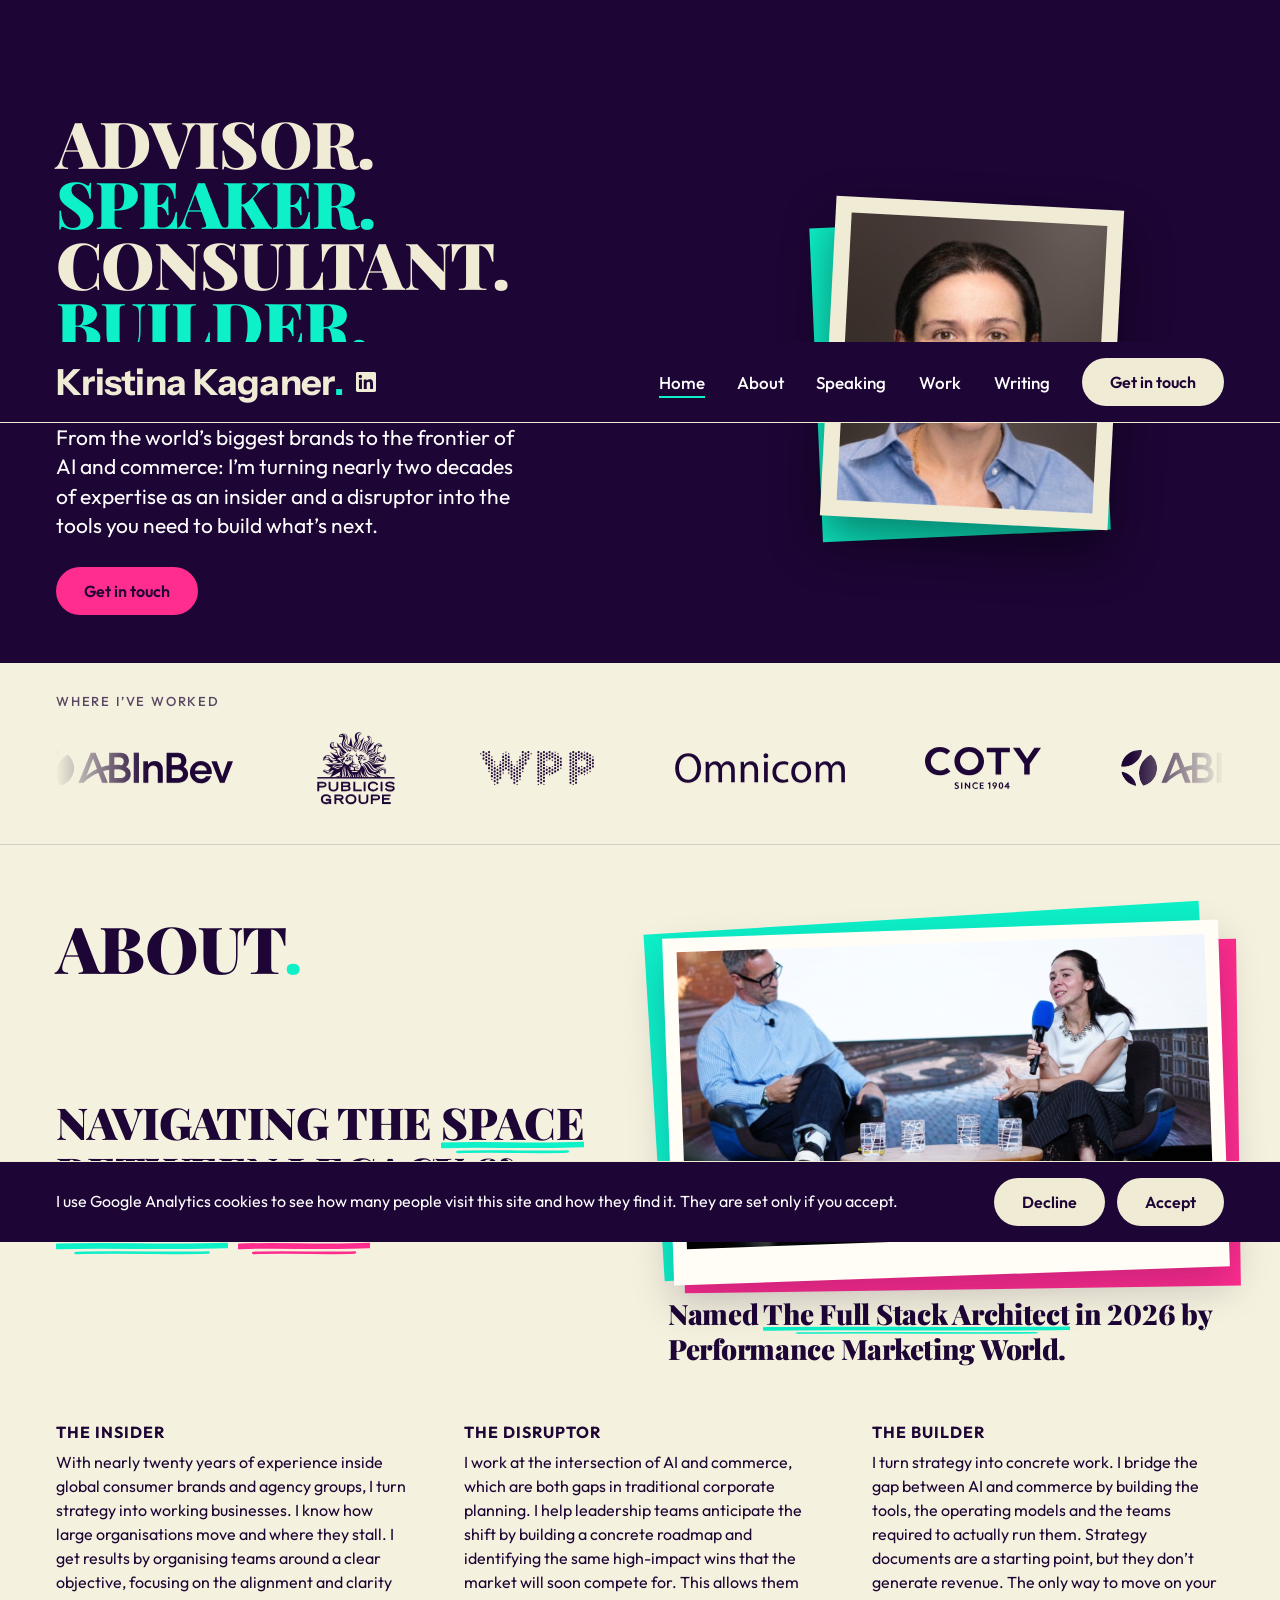
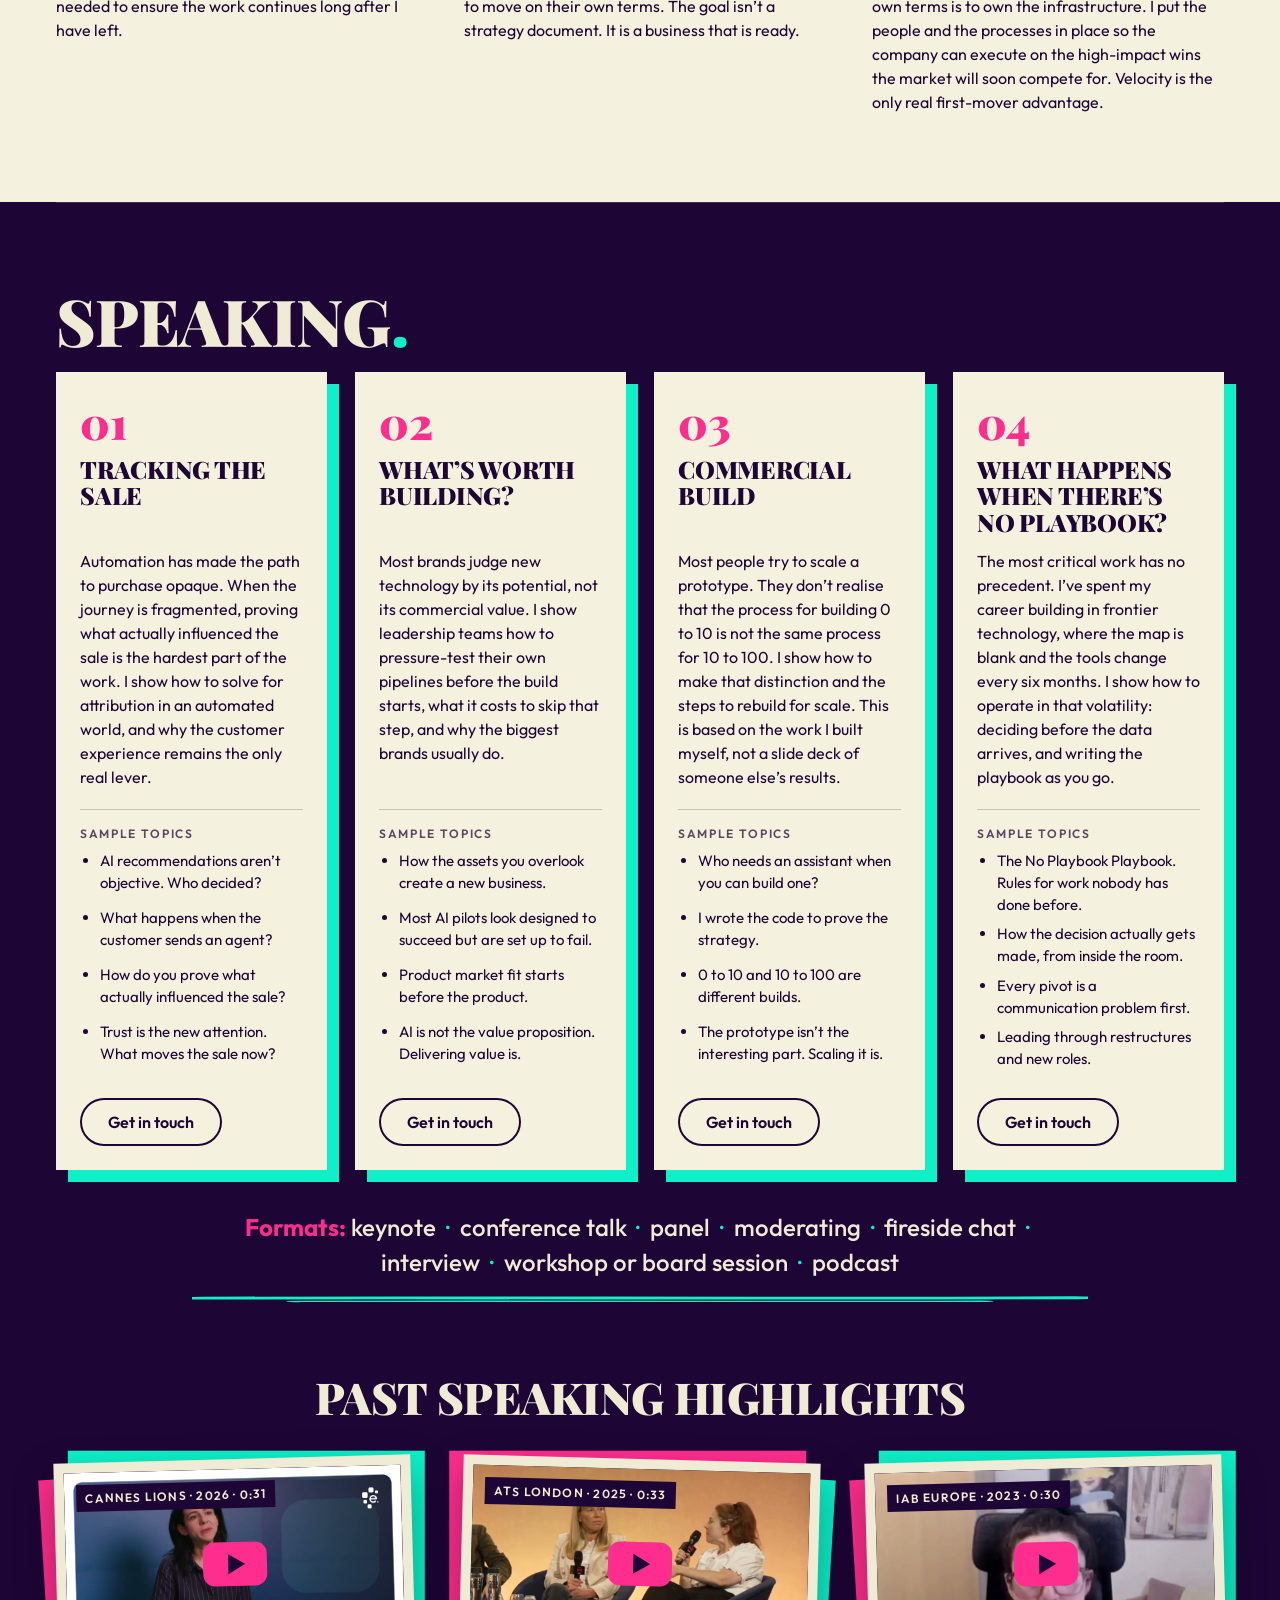
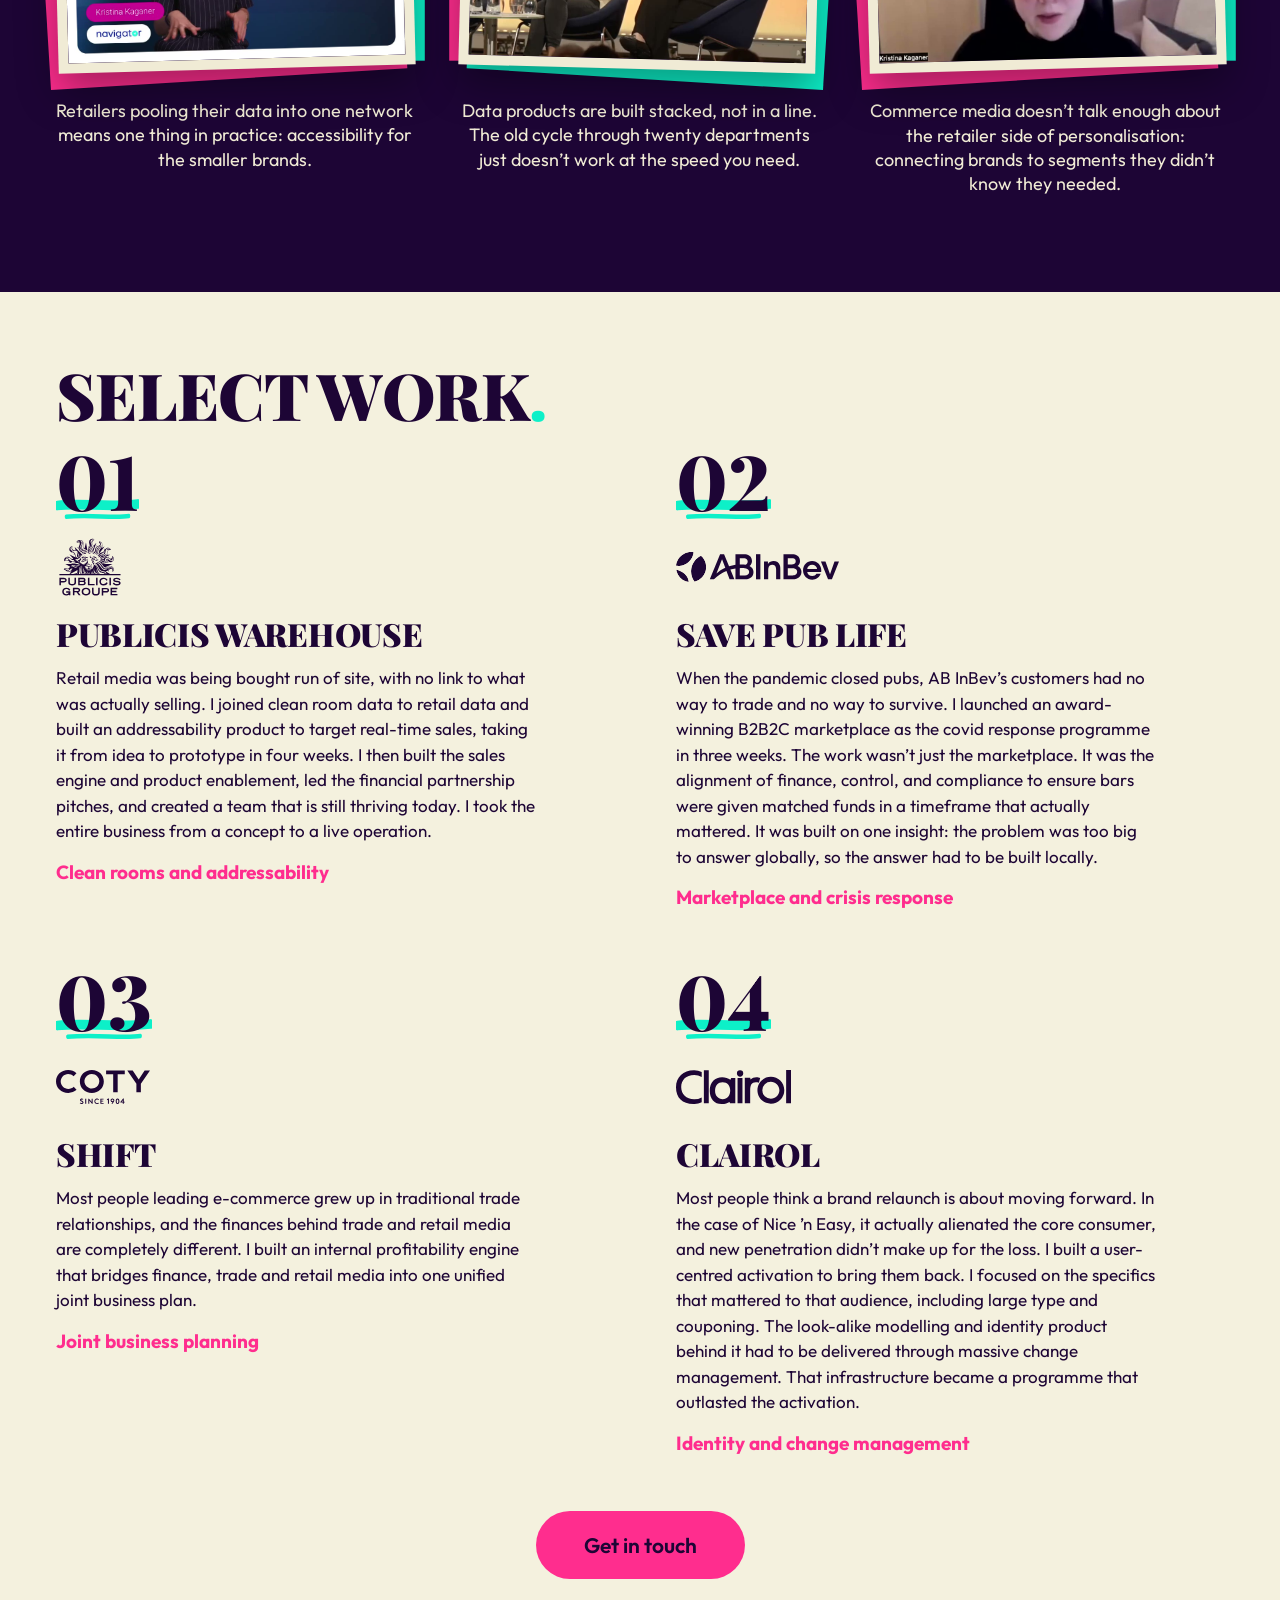
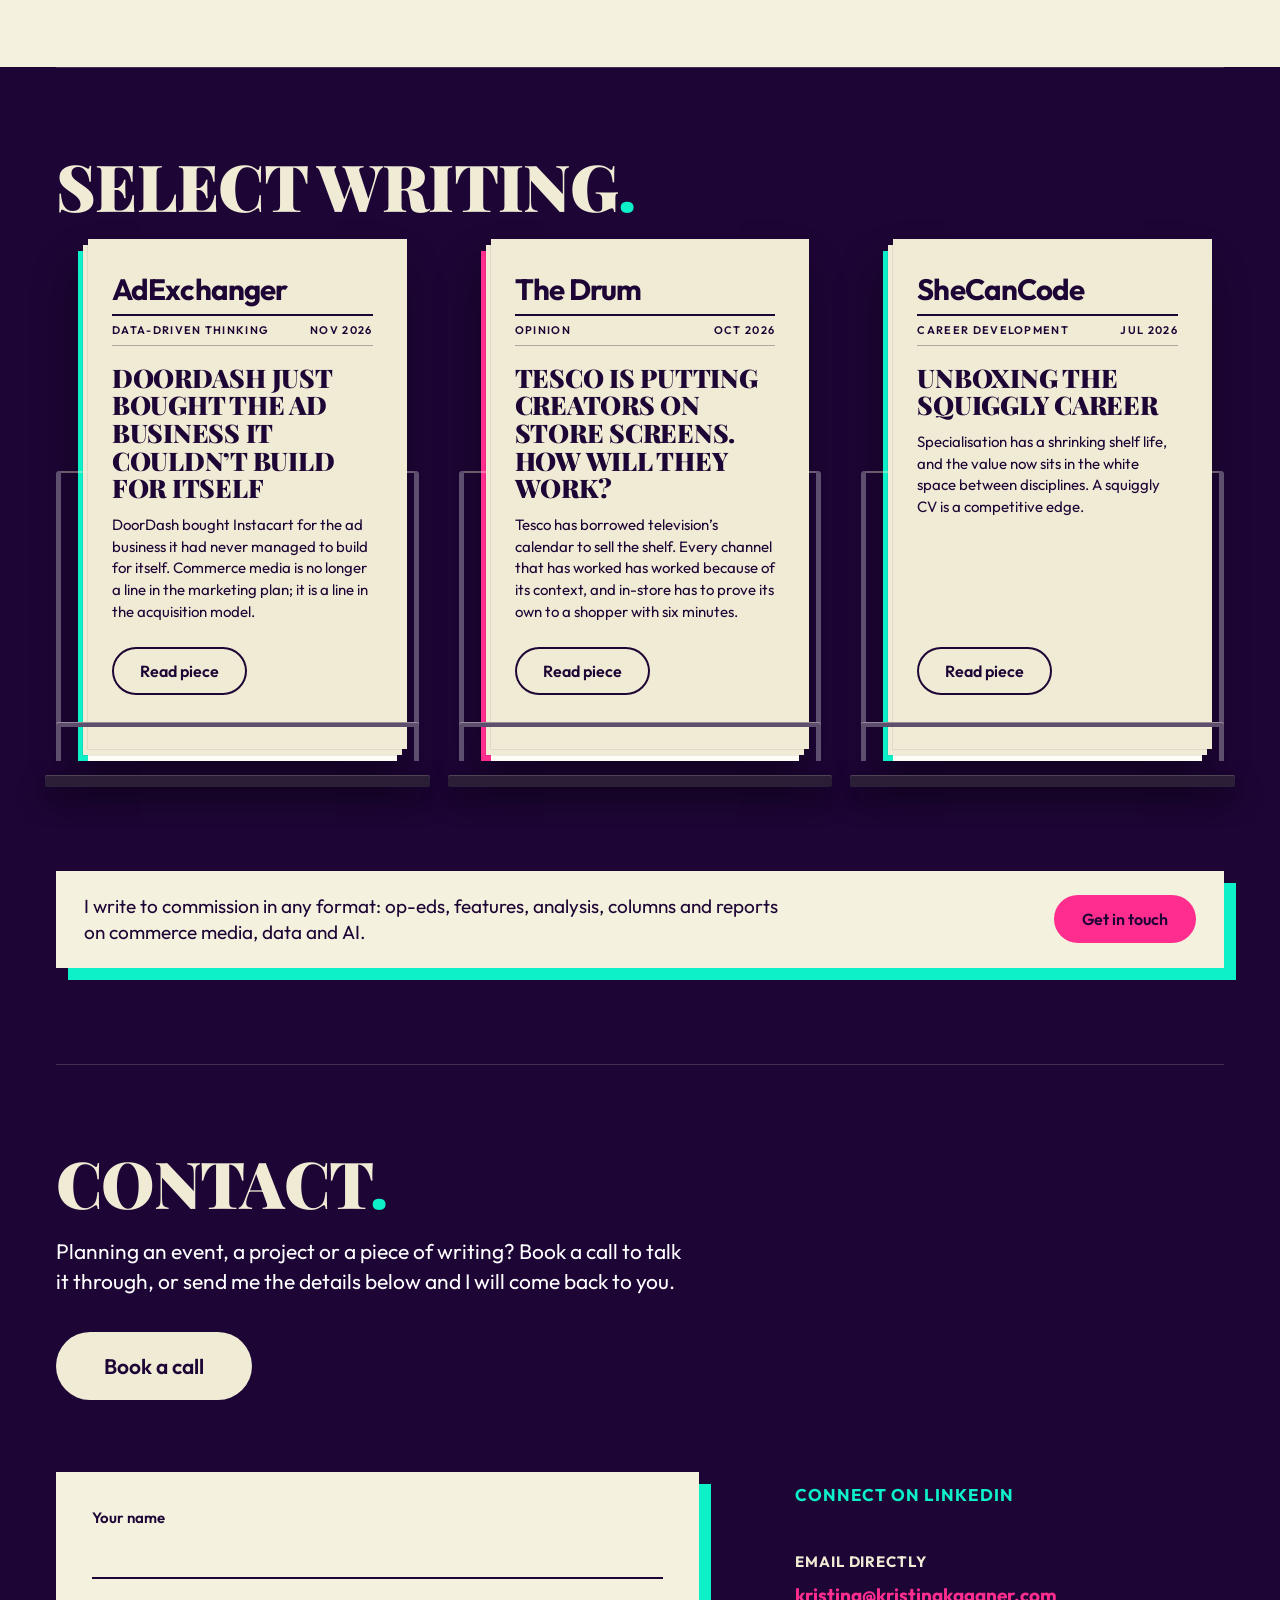
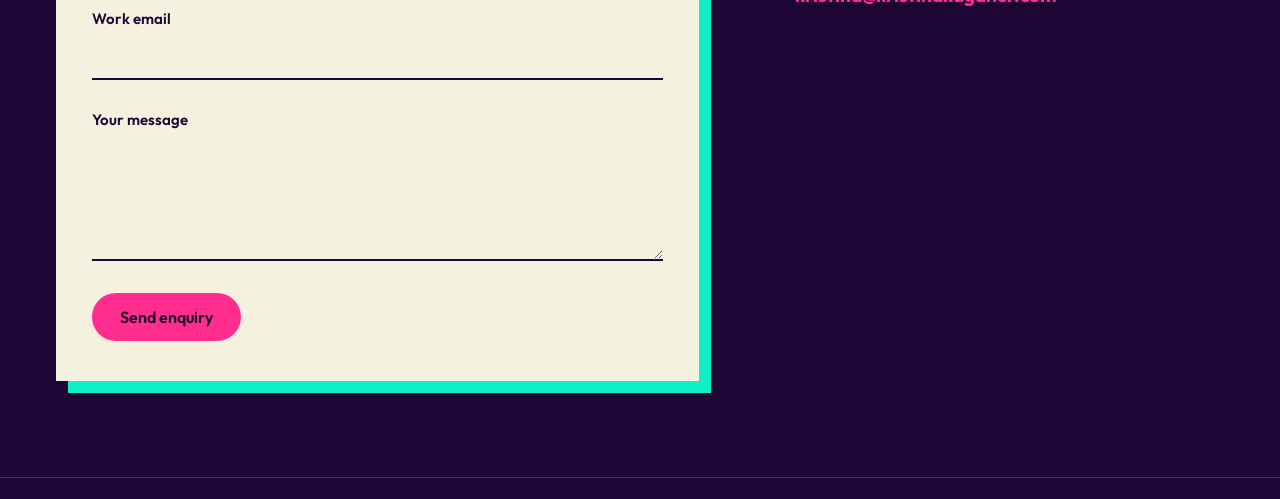
<file: about/index.html>
<!doctype html>
<html lang="en-GB">
<meta charset="utf-8">
<title>Kristina Kaganer</title>
<meta name="robots" content="noindex">
<link rel="canonical" href="https://kristinakaganer.com/">
<meta http-equiv="refresh" content="0; url=/#about">
<a href="/#about">Kristina Kaganer</a>
</html>
</file>
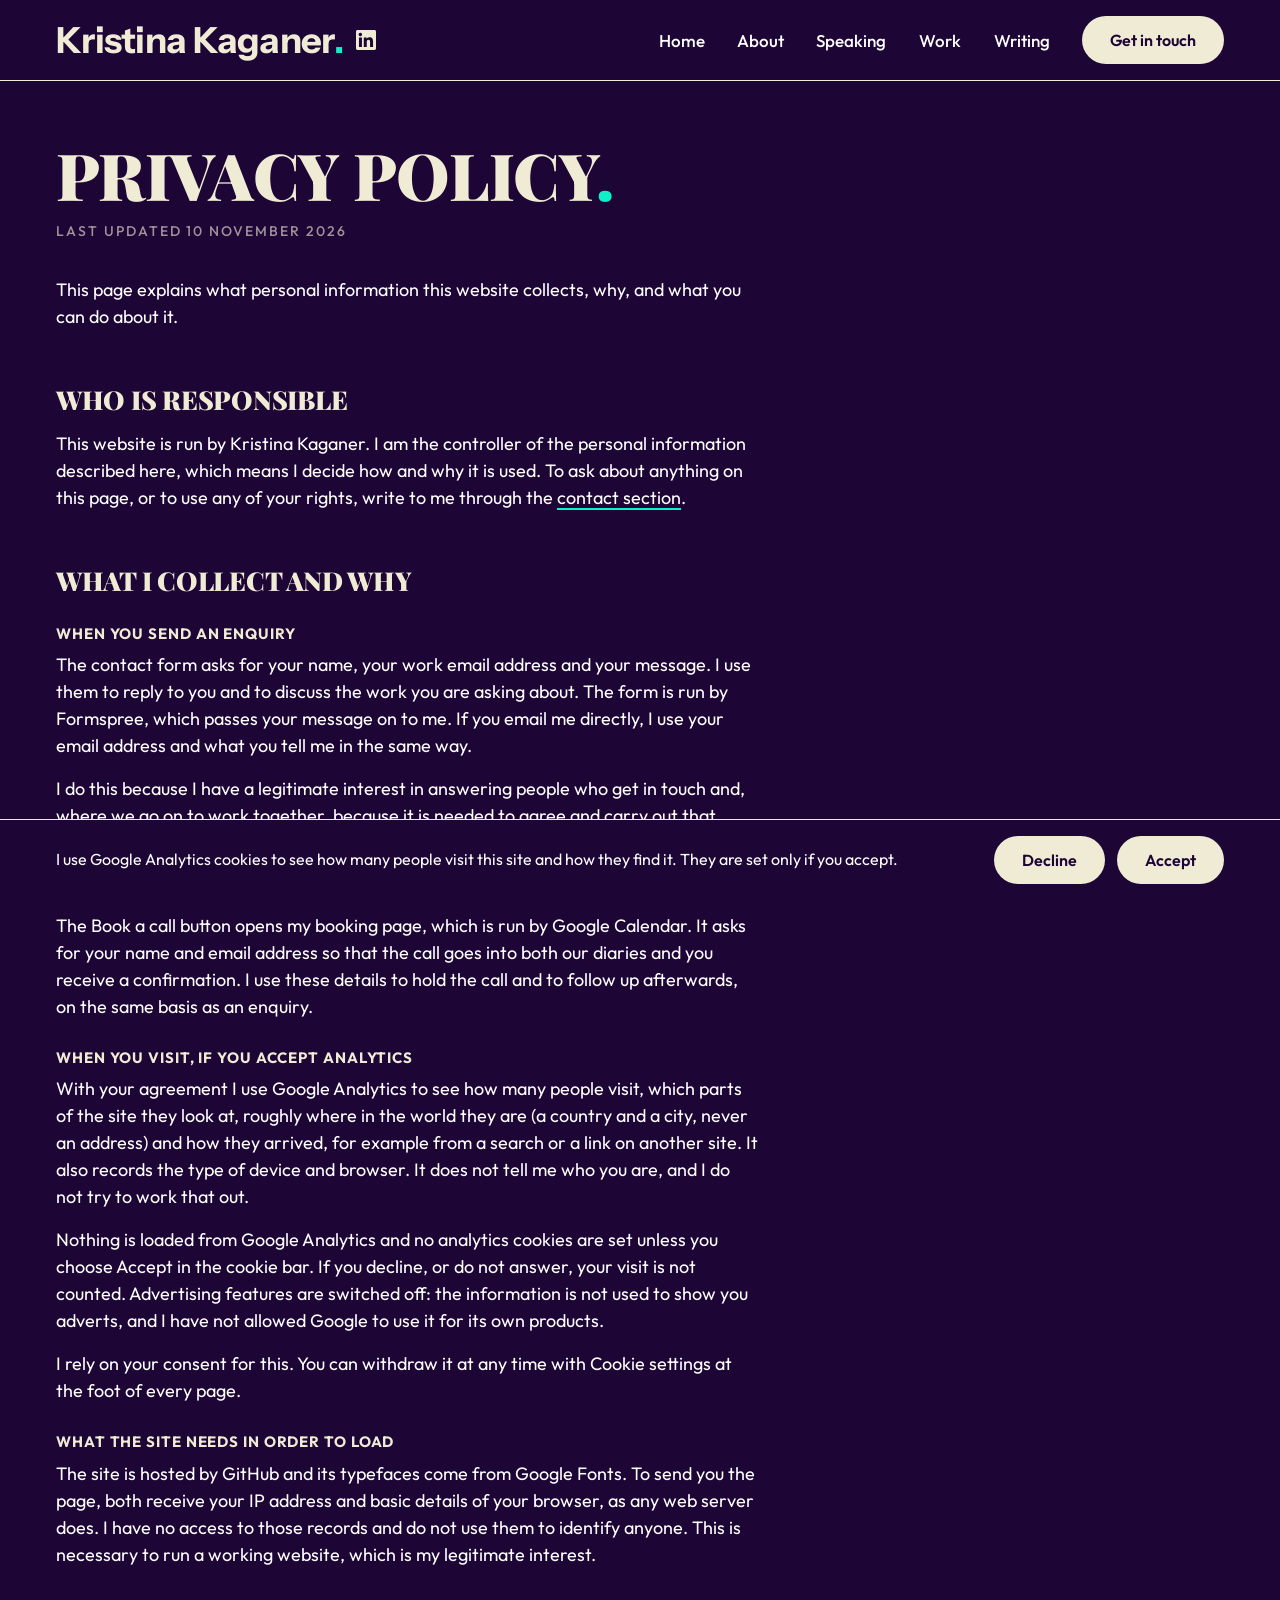
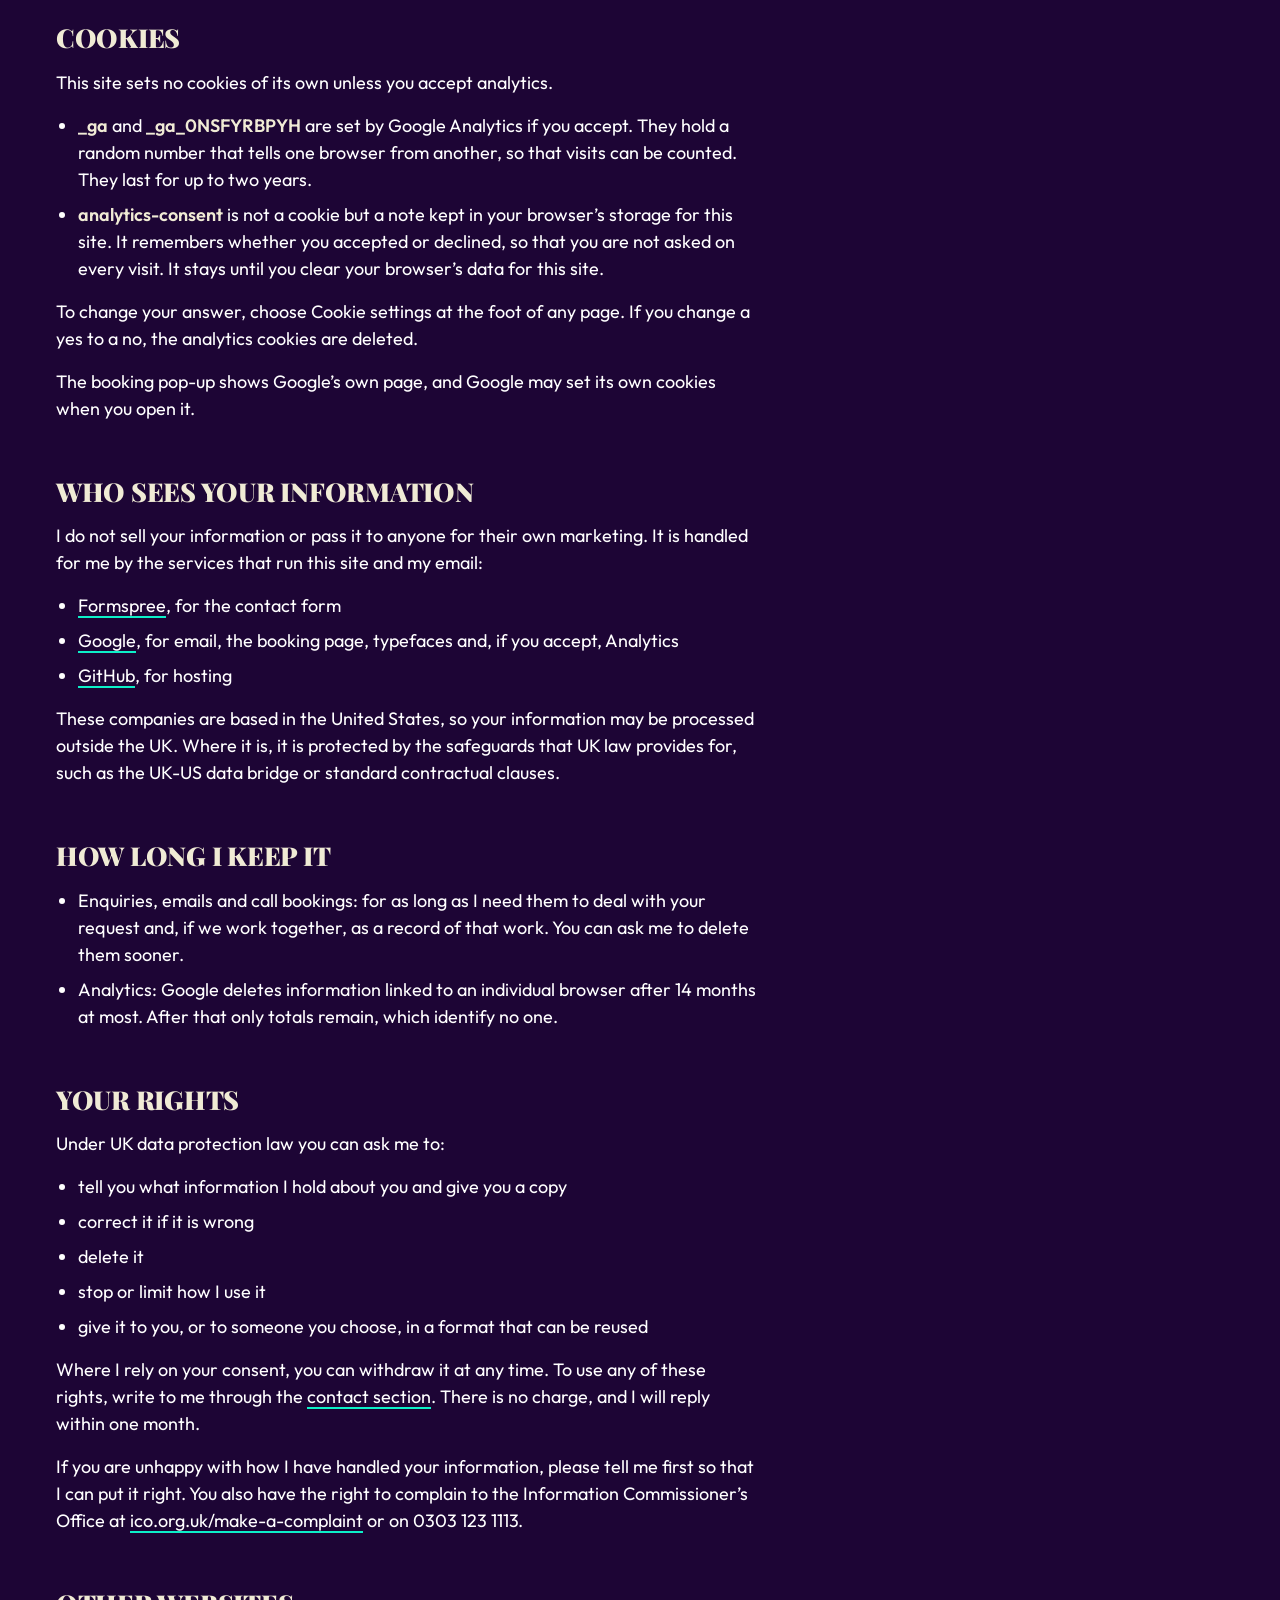
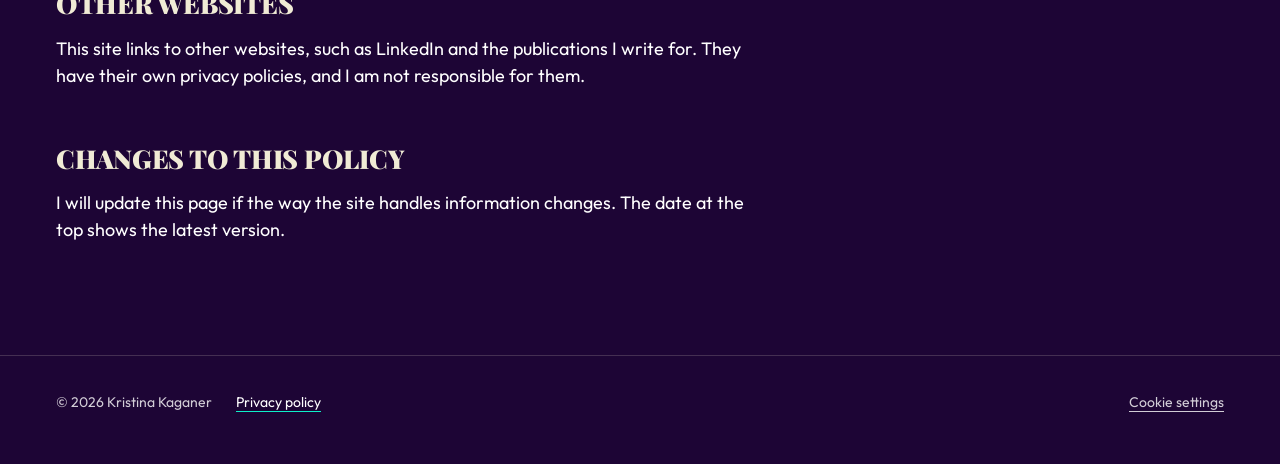
<file: privacy/index.html>
<!doctype html>
<html lang="en-GB">
<head>
<meta charset="utf-8">
<meta name="viewport" content="width=device-width, initial-scale=1">
<title>Privacy policy · Kristina Kaganer</title>
<meta name="description" content="What personal information kristinakaganer.com collects, why, and what you can do about it.">
<meta name="theme-color" content="#1D0535">
<link rel="icon" href="../favicon.ico" sizes="32x32">
<link rel="icon" href="../favicon.svg" type="image/svg+xml">
<link rel="apple-touch-icon" href="../apple-touch-icon.png">
<link rel="preconnect" href="https://fonts.googleapis.com">
<link rel="preconnect" href="https://fonts.gstatic.com" crossorigin>
<link href="https://fonts.googleapis.com/css2?family=Instrument+Sans:wght@700&family=Outfit:wght@400;500;600;700&family=Playfair+Display:wght@800;900&display=swap" rel="stylesheet">
<style>
  /* The home page's tokens, header, button, footer and cookie bar, copied as they are there, so the two pages are one site. Only the .policy rules are this page's own. */
  :root {
    --bg: #1D0535;      /* aubergine */
    --cream: #F0EBD5;   /* headline, wordmark */
    --chalk: #F4F1DE;
    --mint: #0DF0C8;    /* the full stops and the link underline */
    --pink: #FF2D8E;    /* buttons */
    --pink-hover: #FF5CA8;
    --white: #FFFFFF;   /* nav links and body copy */
    --line: rgba(240, 235, 213, 0.18);
    --serif: "Playfair Display", Georgia, "Times New Roman", serif;
    --sans: "Outfit", "Helvetica Neue", Arial, sans-serif;
    --brand: "Instrument Sans", "Helvetica Neue", Arial, sans-serif;   /* the wordmark */
    --gutter: 56px;
    --copy: calc((min(100vw, 1280px) - 2 * var(--gutter) - 48px) * 0.55);
    --h1: clamp(40px, min(0.136 * var(--copy), 7.2vh), 92px);
    --wm: 36px;
    --bar: 80px;
  }
  * { box-sizing: border-box; }
  html { color-scheme: dark; background: var(--bg); scroll-padding-top: var(--bar); }
  body { margin: 0; background: var(--bg); color: var(--white); font: 400 18px/1.5 var(--sans); -webkit-font-smoothing: antialiased; }
  a { color: inherit; }
  :focus-visible { outline: 3px solid var(--mint); outline-offset: 3px; }
  p { margin: 0; }

  .wrap { max-width: 1280px; margin: 0 auto; padding-inline: var(--gutter); }

  .top { position: sticky; top: 0; z-index: 20; background: var(--bg); box-shadow: 0 1px 0 var(--cream); }
  .bar { display: flex; align-items: center; justify-content: space-between; gap: 24px; min-height: var(--bar); flex-wrap: wrap; }
  .wordmark { display: inline-flex; align-items: center; min-height: 44px; text-decoration: none; color: var(--cream); font: 700 var(--wm)/1 var(--brand); letter-spacing: -0.02em; white-space: nowrap; }
  .wordmark .dot { color: var(--mint); }
  .brand { display: flex; align-items: center; }
  .linkedin { display: inline-flex; align-items: center; justify-content: center; flex: none; width: 44px; height: 44px; color: var(--cream); }
  .linkedin svg { display: block; fill: currentColor; }
  .linkedin:hover { color: var(--mint); }
  .right { display: flex; align-items: center; gap: 32px; margin-left: auto; }
  .menu { display: flex; align-items: center; gap: 32px; list-style: none; margin: 0; padding: 0; }
  .menu a { display: inline-flex; align-items: center; justify-content: center; min-height: 44px; min-width: 44px; text-decoration: none; font: 500 17px/1 var(--sans); }
  .menu a:hover { text-decoration: underline; text-decoration-color: var(--mint); text-decoration-thickness: 2px; text-underline-offset: 7px; }
  .top .button { background: var(--cream); }
  .top .button:hover { background: var(--white); }

  .button { display: inline-flex; align-items: center; justify-content: center; min-height: 48px; padding: 0 28px; border-radius: 999px; background: var(--pink); color: var(--bg); text-decoration: none; font: 600 16px/1 var(--sans); white-space: nowrap; }
  .button:hover { background: var(--pink-hover); }

  /* The policy: one column of plain text. The title is the home page's section heading with its mint full stop, the section titles are its card titles, and the links carry the menu's mint underline. */
  .policy { padding-block: 64px 96px; }
  .policy h1 { margin: 0 0 16px; font: 900 min(clamp(40px, 7vw, 72px), var(--h1))/0.95 var(--serif); text-transform: uppercase; letter-spacing: -0.01em; color: var(--cream); }
  .policy h1 span { color: var(--mint); }
  .policy .updated { margin: 0 0 36px; font: 500 14px/1.3 var(--sans); letter-spacing: 0.14em; text-transform: uppercase; color: rgba(240, 235, 213, 0.62); }
  .policy .text { max-width: 44rem; }
  .policy h2 { margin: 56px 0 16px; font: 900 26px/1.1 var(--serif); letter-spacing: -0.01em; text-transform: uppercase; color: var(--cream); }
  .policy h3 { margin: 28px 0 8px; font: 700 15px/1.3 var(--sans); letter-spacing: 0.06em; text-transform: uppercase; color: var(--cream); }
  .policy p, .policy ul { margin: 0 0 16px; }
  .policy ul { display: grid; gap: 8px; padding-left: 22px; }
  .policy .text a { text-decoration: underline; text-decoration-color: var(--mint); text-decoration-thickness: 2px; text-underline-offset: 4px; }
  .policy .text a:hover { color: var(--mint); }
  .policy .name { font-weight: 600; color: var(--cream); overflow-wrap: anywhere; }   /* the name of a cookie */

  .foot { display: flex; flex-wrap: wrap; align-items: center; gap: 0 24px; padding-block: 24px 40px; border-top: 1px solid var(--line); font-size: 14px; }
  .foot small { display: inline-flex; align-items: center; min-height: 44px; font-size: 14px; opacity: 0.8; }
  .foot-link { display: inline-flex; align-items: center; min-height: 44px; opacity: 0.8; text-underline-offset: 4px; }
  .foot-link:hover, .foot-link[aria-current] { opacity: 1; text-decoration-color: var(--mint); }
  .cookie-settings { margin-left: auto; min-height: 44px; padding: 0; border: 0; background: none; color: inherit; font: inherit; opacity: 0.8; text-decoration: underline; text-underline-offset: 4px; cursor: pointer; }
  .cookie-settings:hover { opacity: 1; text-decoration-color: var(--mint); }

  .cookies { position: fixed; left: 0; right: 0; bottom: 0; z-index: 30; background: var(--bg); box-shadow: 0 -1px 0 var(--cream); }
  .cookies-row { display: flex; align-items: center; flex-wrap: wrap; gap: 12px 32px; padding-block: 16px; }
  .cookies p { flex: 1 1 20rem; font-size: 16px; line-height: 1.45; }
  .cookies-answers { display: flex; gap: 12px; }
  .cookies .button { border: 0; background: var(--cream); cursor: pointer; }
  .cookies .button:hover { background: var(--white); }

  @media (max-width: 1070px) {
    :root { --bar: 108px; }
    .bar { display: grid; grid-template-columns: auto minmax(0, 1fr); align-items: center; gap: 0 12px; min-height: 0; padding-block: 8px; }
    .brand, .right { display: contents; }
    .wordmark { grid-area: 1 / 1; }
    .top .button { grid-area: 1 / 2; justify-self: end; }
    .linkedin { grid-area: 2 / 1; justify-self: start; margin-left: -12px; }
    .menu { grid-area: 2 / 2; justify-self: end; }
  }

  @media (max-width: 860px) {
    :root { --gutter: 20px; --copy: calc(100vw - 2 * var(--gutter)); --h1: clamp(36px, min(0.136 * var(--copy), 7.2vh), 92px); --wm: min(36px, (var(--copy) - 157px) / 7.89); }
    .menu { gap: 20px; }
    .top .menu li:first-child { display: none; }   /* the wordmark is the home link */
    .policy { padding-block: 44px 64px; }
    .policy h2 { margin-top: 44px; font-size: 22px; }
    .cookie-settings { margin-left: 0; }
  }
</style>
<!-- Google tag, held back: this only says that nothing may be stored. The tag itself (Analytics G-0NSFYRBPYH) is not loaded until the visitor accepts in the cookie bar; the script at the foot of the page does that. -->
<script>
  window.dataLayer = window.dataLayer || [];
  function gtag(){dataLayer.push(arguments);}
  gtag('consent', 'default', { ad_storage: 'denied', ad_user_data: 'denied', ad_personalization: 'denied', analytics_storage: 'denied' });
</script>
</head>
<body>

<!-- Cookies: the same bar as on the home page. -->
<aside class="cookies" aria-label="Cookies" hidden>
  <div class="wrap cookies-row">
    <p>I use Google Analytics cookies to see how many people visit this site and how they find it. They are set only if you accept.</p>
    <div class="cookies-answers">
      <button class="button" type="button" data-answer="no">Decline</button>
      <button class="button" type="button" data-answer="yes">Accept</button>
    </div>
  </div>
</aside>

<header class="top">
  <div class="wrap bar">
    <div class="brand">
      <a class="wordmark" href="../">Kristina Kaganer<span class="dot">.</span></a>
      <a class="linkedin" href="https://www.linkedin.com/in/kristinakaganer" target="_blank" rel="noopener" aria-label="LinkedIn"><svg viewBox="0 0 24 24" width="20" height="20" aria-hidden="true" focusable="false"><path d="M20.45 20.45h-3.56v-5.57c0-1.33-.02-3.04-1.85-3.04-1.85 0-2.14 1.45-2.14 2.94v5.67H9.35V9h3.41v1.56h.05c.48-.9 1.64-1.85 3.37-1.85 3.6 0 4.27 2.37 4.27 5.46v6.28zM5.34 7.43a2.07 2.07 0 1 1 0-4.13 2.07 2.07 0 0 1 0 4.13zm1.78 13.02H3.55V9h3.57v11.45zM22.22 0H1.77C.79 0 0 .77 0 1.73v20.54C0 23.23.79 24 1.77 24h20.45c.98 0 1.78-.77 1.78-1.73V1.73C24 .77 23.2 0 22.22 0z"/></svg></a>
    </div>
    <nav class="right" aria-label="Main">
      <ul class="menu">
        <li><a href="../">Home</a></li>
        <li><a href="../#about">About</a></li>
        <li><a href="../#speaking">Speaking</a></li>
        <li><a href="../#work">Work</a></li>
        <li><a href="../#writing">Writing</a></li>
      </ul>
      <a class="button" href="../#contact">Get in touch</a>
    </nav>
  </div>
</header>

<main class="wrap policy">
  <h1>Privacy policy<span>.</span></h1>
  <p class="updated">Last updated 10 November 2026</p>

  <div class="text">
    <p>This page explains what personal information this website collects, why, and what you can do about it.</p>

    <h2>Who is responsible</h2>
    <p>This website is run by Kristina Kaganer. I am the controller of the personal information described here, which means I decide how and why it is used. To ask about anything on this page, or to use any of your rights, write to me through the <a href="../#contact">contact section</a>.</p>

    <h2>What I collect and why</h2>

    <h3>When you send an enquiry</h3>
    <p>The contact form asks for your name, your work email address and your message. I use them to reply to you and to discuss the work you are asking about. The form is run by Formspree, which passes your message on to me. If you email me directly, I use your email address and what you tell me in the same way.</p>
    <p>I do this because I have a legitimate interest in answering people who get in touch and, where we go on to work together, because it is needed to agree and carry out that work.</p>

    <h3>When you book a call</h3>
    <p>The Book a call button opens my booking page, which is run by Google Calendar. It asks for your name and email address so that the call goes into both our diaries and you receive a confirmation. I use these details to hold the call and to follow up afterwards, on the same basis as an enquiry.</p>

    <h3>When you visit, if you accept analytics</h3>
    <p>With your agreement I use Google Analytics to see how many people visit, which parts of the site they look at, roughly where in the world they are (a country and a city, never an address) and how they arrived, for example from a search or a link on another site. It also records the type of device and browser. It does not tell me who you are, and I do not try to work that out.</p>
    <p>Nothing is loaded from Google Analytics and no analytics cookies are set unless you choose Accept in the cookie bar. If you decline, or do not answer, your visit is not counted. Advertising features are switched off: the information is not used to show you adverts, and I have not allowed Google to use it for its own products.</p>
    <p>I rely on your consent for this. You can withdraw it at any time with Cookie settings at the foot of every page.</p>

    <h3>What the site needs in order to load</h3>
    <p>The site is hosted by GitHub and its typefaces come from Google Fonts. To send you the page, both receive your IP address and basic details of your browser, as any web server does. I have no access to those records and do not use them to identify anyone. This is necessary to run a working website, which is my legitimate interest.</p>

    <h2>Cookies</h2>
    <p>This site sets no cookies of its own unless you accept analytics.</p>
    <ul>
      <li><span class="name">_ga</span> and <span class="name">_ga_0NSFYRBPYH</span> are set by Google Analytics if you accept. They hold a random number that tells one browser from another, so that visits can be counted. They last for up to two years.</li>
      <li><span class="name">analytics-consent</span> is not a cookie but a note kept in your browser’s storage for this site. It remembers whether you accepted or declined, so that you are not asked on every visit. It stays until you clear your browser’s data for this site.</li>
    </ul>
    <p>To change your answer, choose Cookie settings at the foot of any page. If you change a yes to a no, the analytics cookies are deleted.</p>
    <p>The booking pop-up shows Google’s own page, and Google may set its own cookies when you open it.</p>

    <h2>Who sees your information</h2>
    <p>I do not sell your information or pass it to anyone for their own marketing. It is handled for me by the services that run this site and my email:</p>
    <ul>
      <li><a href="https://formspree.io/legal/privacy-policy/" target="_blank" rel="noopener">Formspree</a>, for the contact form</li>
      <li><a href="https://policies.google.com/privacy" target="_blank" rel="noopener">Google</a>, for email, the booking page, typefaces and, if you accept, Analytics</li>
      <li><a href="https://docs.github.com/en/site-policy/privacy-policies/github-general-privacy-statement" target="_blank" rel="noopener">GitHub</a>, for hosting</li>
    </ul>
    <p>These companies are based in the United States, so your information may be processed outside the UK. Where it is, it is protected by the safeguards that UK law provides for, such as the UK-US data bridge or standard contractual clauses.</p>

    <h2>How long I keep it</h2>
    <ul>
      <li>Enquiries, emails and call bookings: for as long as I need them to deal with your request and, if we work together, as a record of that work. You can ask me to delete them sooner.</li>
      <li>Analytics: Google deletes information linked to an individual browser after 14 months at most. After that only totals remain, which identify no one.</li>
    </ul>

    <h2>Your rights</h2>
    <p>Under UK data protection law you can ask me to:</p>
    <ul>
      <li>tell you what information I hold about you and give you a copy</li>
      <li>correct it if it is wrong</li>
      <li>delete it</li>
      <li>stop or limit how I use it</li>
      <li>give it to you, or to someone you choose, in a format that can be reused</li>
    </ul>
    <p>Where I rely on your consent, you can withdraw it at any time. To use any of these rights, write to me through the <a href="../#contact">contact section</a>. There is no charge, and I will reply within one month.</p>
    <p>If you are unhappy with how I have handled your information, please tell me first so that I can put it right. You also have the right to complain to the Information Commissioner’s Office at <a href="https://ico.org.uk/make-a-complaint/" target="_blank" rel="noopener">ico.org.uk/make-a-complaint</a> or on 0303 123 1113.</p>

    <h2>Other websites</h2>
    <p>This site links to other websites, such as LinkedIn and the publications I write for. They have their own privacy policies, and I am not responsible for them.</p>

    <h2>Changes to this policy</h2>
    <p>I will update this page if the way the site handles information changes. The date at the top shows the latest version.</p>
  </div>
</main>

<footer class="wrap foot">
  <small>© 2026 Kristina Kaganer</small>
  <a class="foot-link" href="./" aria-current="page">Privacy policy</a>
  <button class="cookie-settings" type="button" hidden>Cookie settings</button>
</footer>

<script>
  /* Cookies: the same script as on the home page. The Google tag is not on the page until the visitor accepts, and then only Analytics may store anything; the advertising settings stay denied. The answer is kept in this browser, so the bar is shown once. Cookie settings in the footer brings it back: a yes changed to a no clears the Analytics cookies and reloads the page, so the tag is gone too. The tag is loaded on the live domain only, so previews are never counted. */
  (() => {
    const bar = document.querySelector('.cookies'), settings = document.querySelector('.cookie-settings');
    if (!bar || !settings) return;
    const KEY = 'analytics-consent', live = /(^|\.)kristinakaganer\.com$/.test(location.hostname);
    const read = () => { try { return localStorage.getItem(KEY); } catch (error) { return null; } };
    const keep = answer => { try { localStorage.setItem(KEY, answer); } catch (error) { /* storage is off: the bar is shown again next time */ } };
    let tagged = false, reopened = false;
    const tag = () => {
      if (tagged || !live) return;
      tagged = true;
      gtag('consent', 'update', { analytics_storage: 'granted' });
      gtag('js', new Date());
      const script = document.createElement('script');
      script.async = true;
      script.src = 'https://www.googletagmanager.com/gtm.js?id=GTM-PLPWQW6R';
      document.head.append(script);
    };
    const clear = () => {
      const host = location.hostname.replace(/^www\./, '');
      document.cookie.split(';').map(cookie => cookie.split('=')[0].trim()).filter(name => name === '_ga' || name.startsWith('_ga_')).forEach(name => {
        ['', `; domain=${host}`, `; domain=.${host}`].forEach(domain => { document.cookie = `${name}=; Max-Age=0; path=/${domain}`; });
      });
    };
    bar.addEventListener('click', event => {
      const button = event.target.closest('[data-answer]');
      if (!button) return;
      const yes = button.dataset.answer === 'yes';
      keep(yes ? 'yes' : 'no');
      bar.hidden = true;
      if (yes) tag();
      else if (tagged) { gtag('consent', 'update', { analytics_storage: 'denied' }); clear(); location.reload(); return; }
      if (reopened) settings.focus();
    });
    settings.hidden = false;
    settings.addEventListener('click', () => { reopened = true; bar.hidden = false; bar.querySelector('button').focus(); });
    const answer = read();
    if (answer === 'yes') tag();
    else if (answer !== 'no') bar.hidden = false;
  })();
</script>

</body>
</html>
</file>
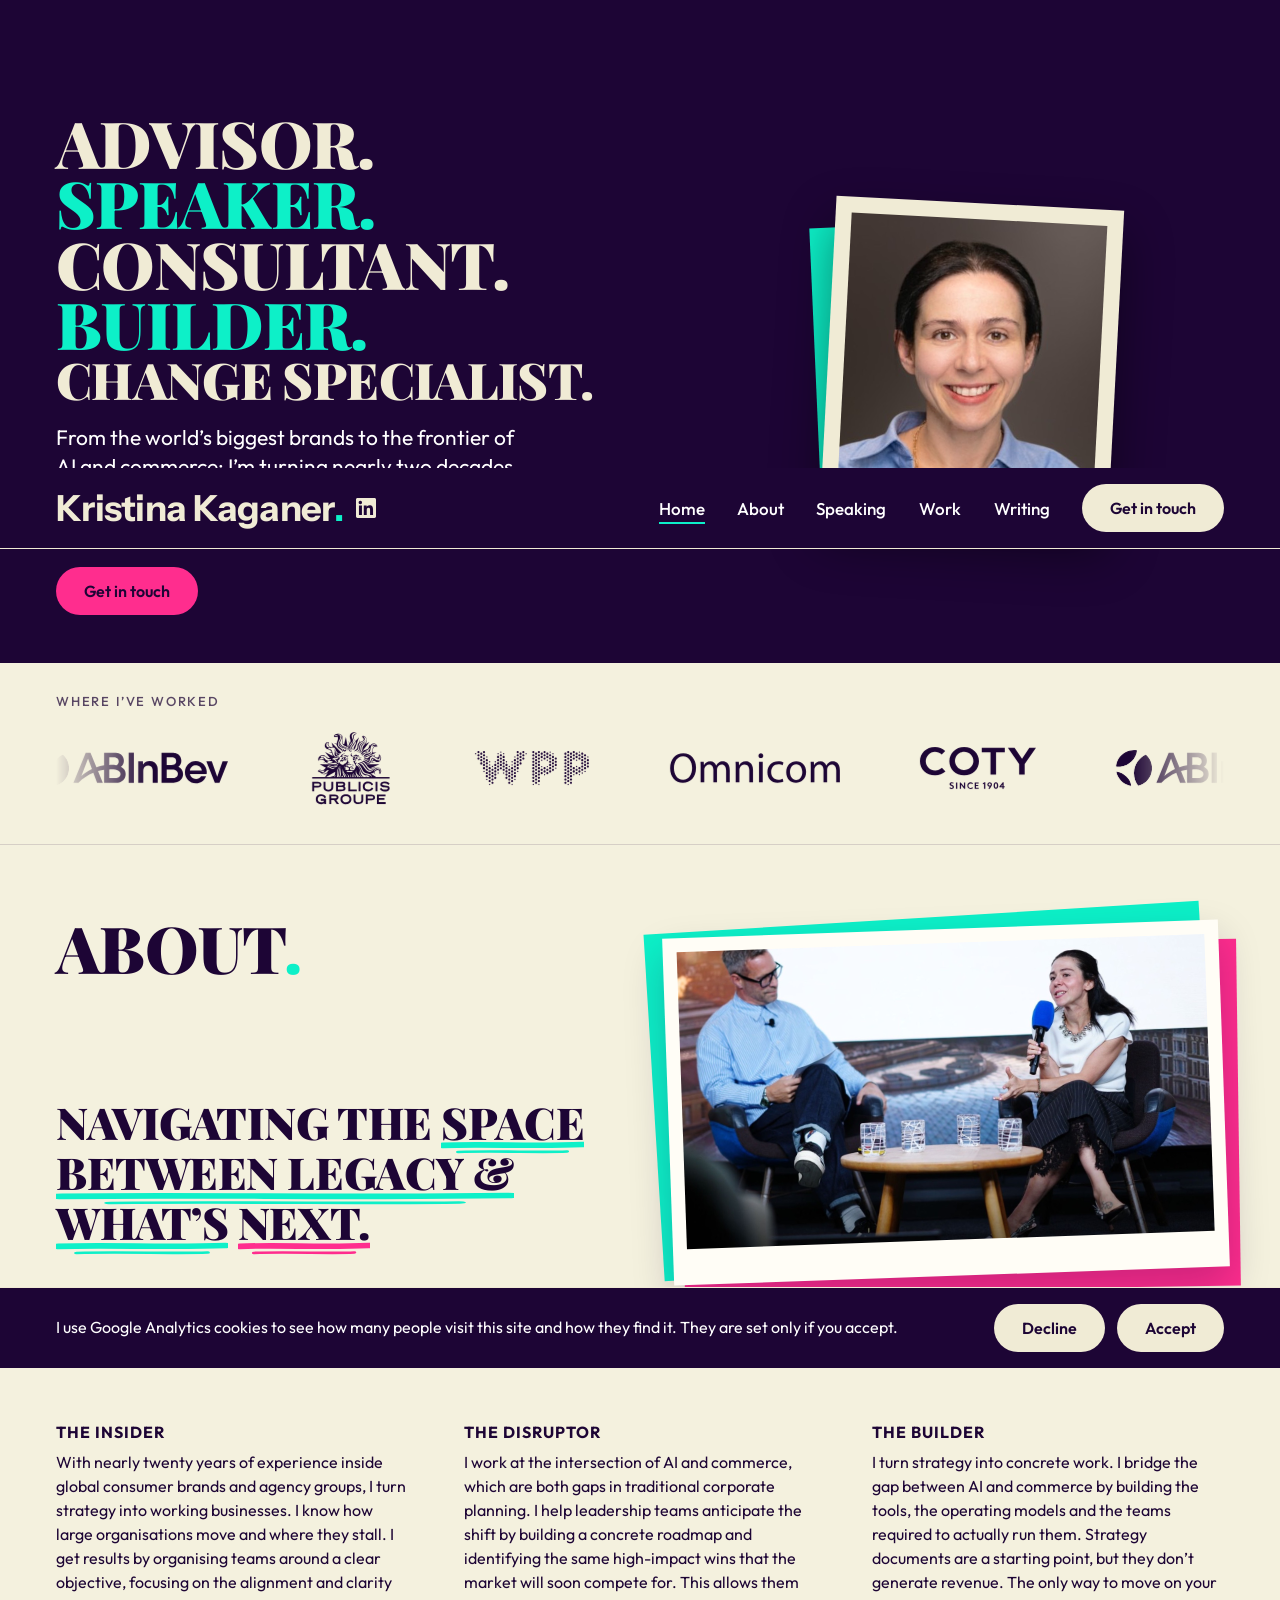
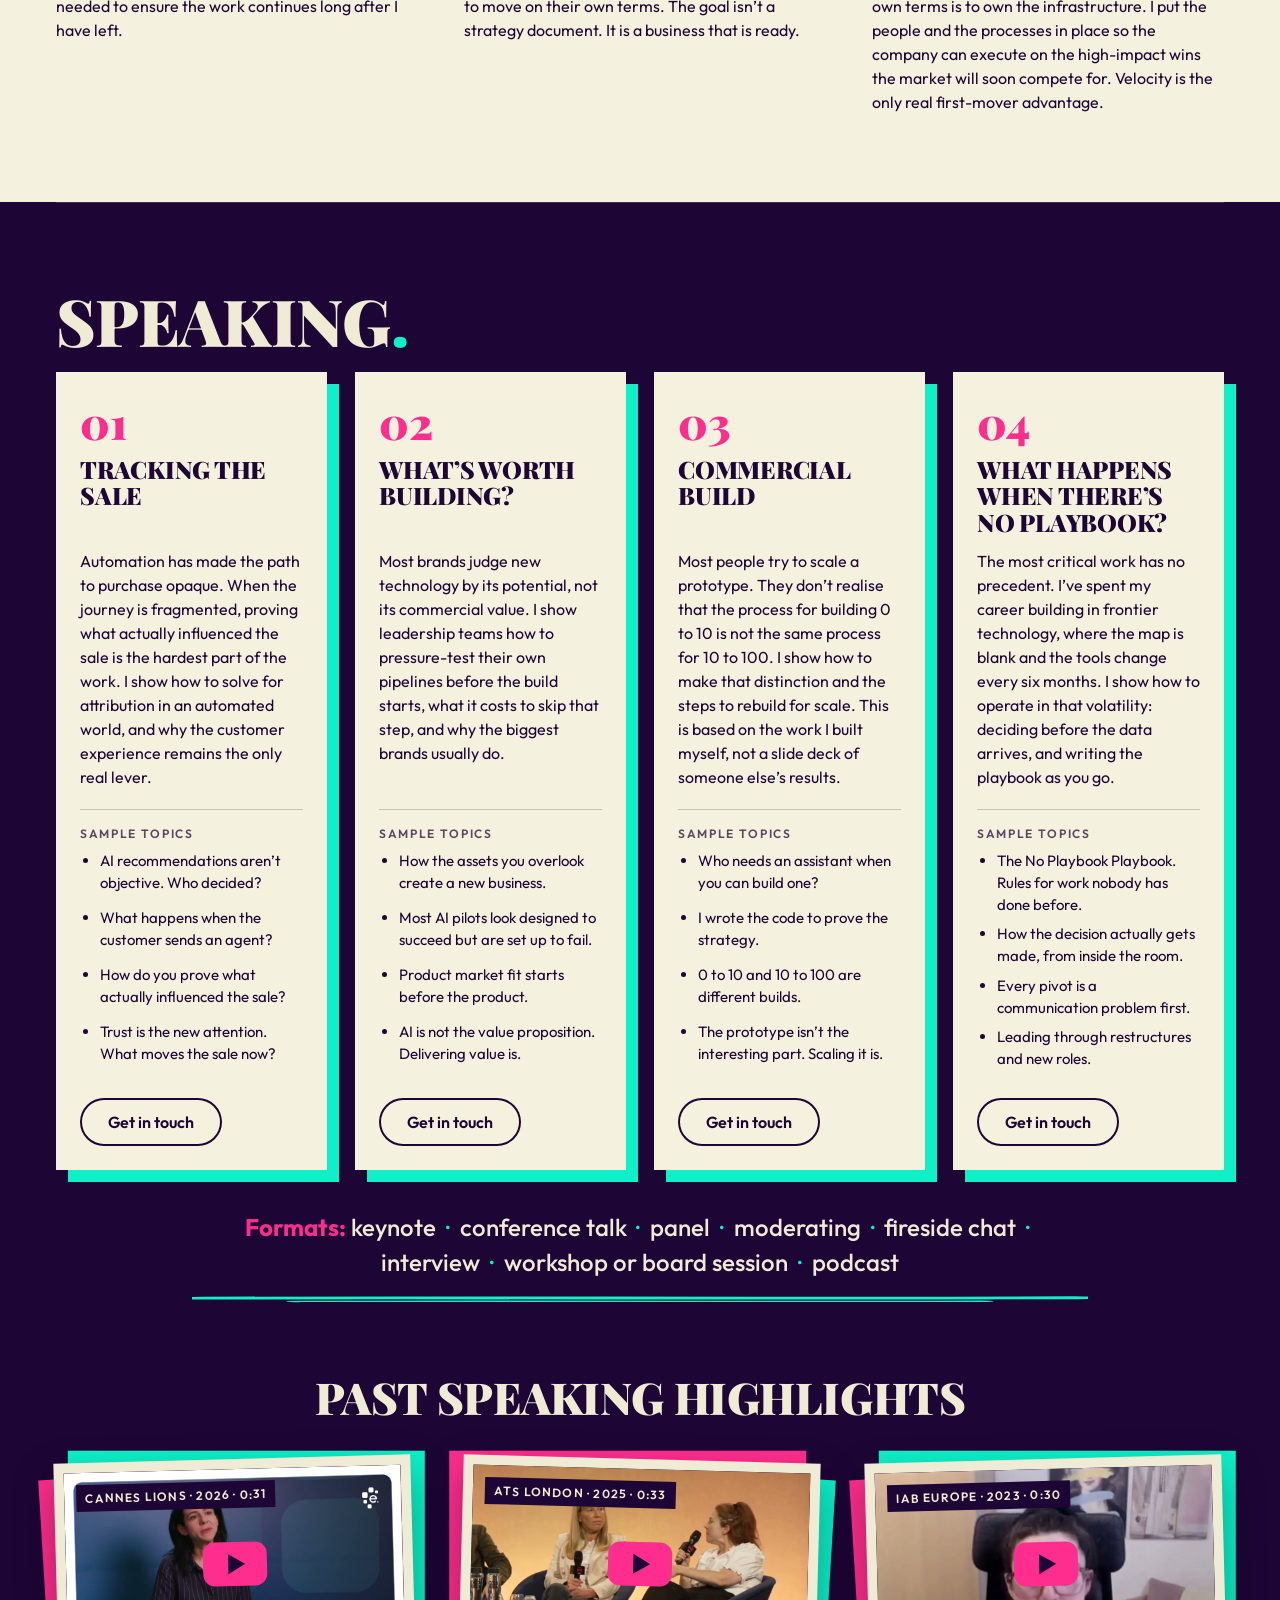
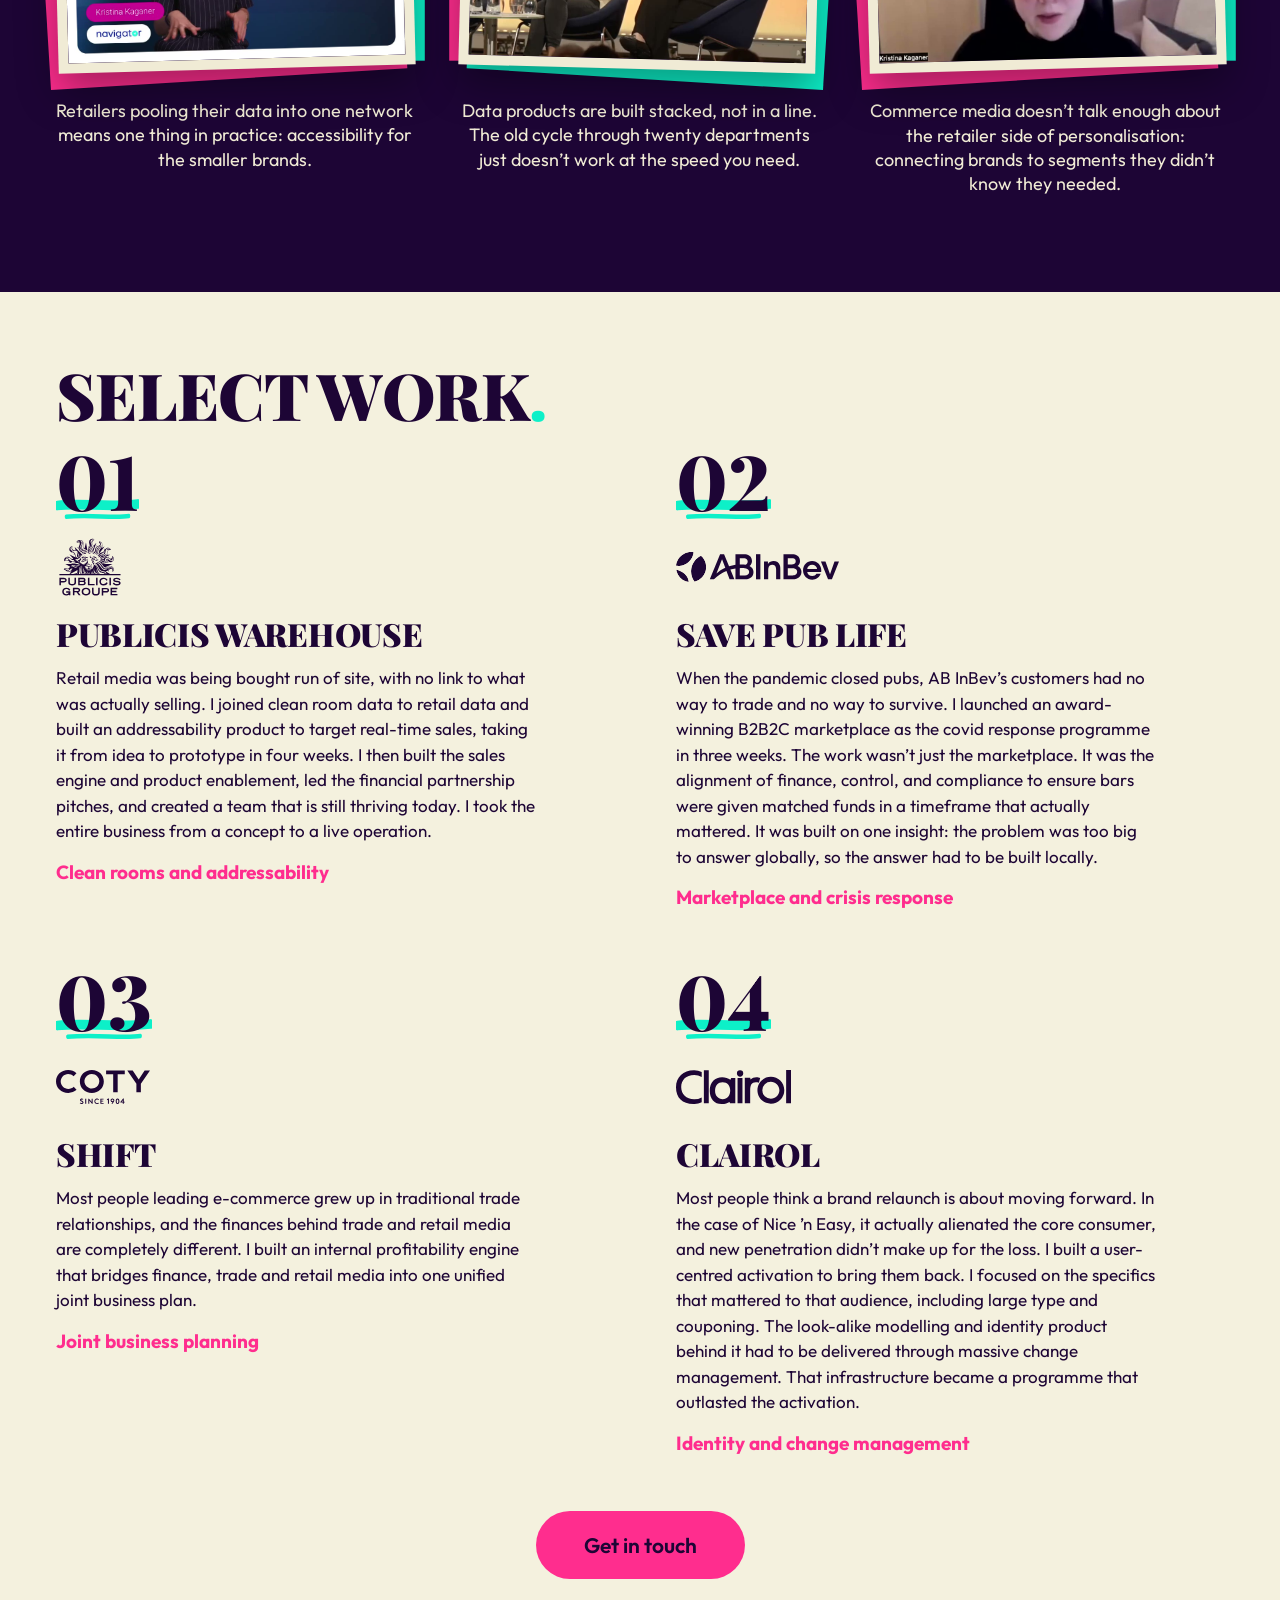
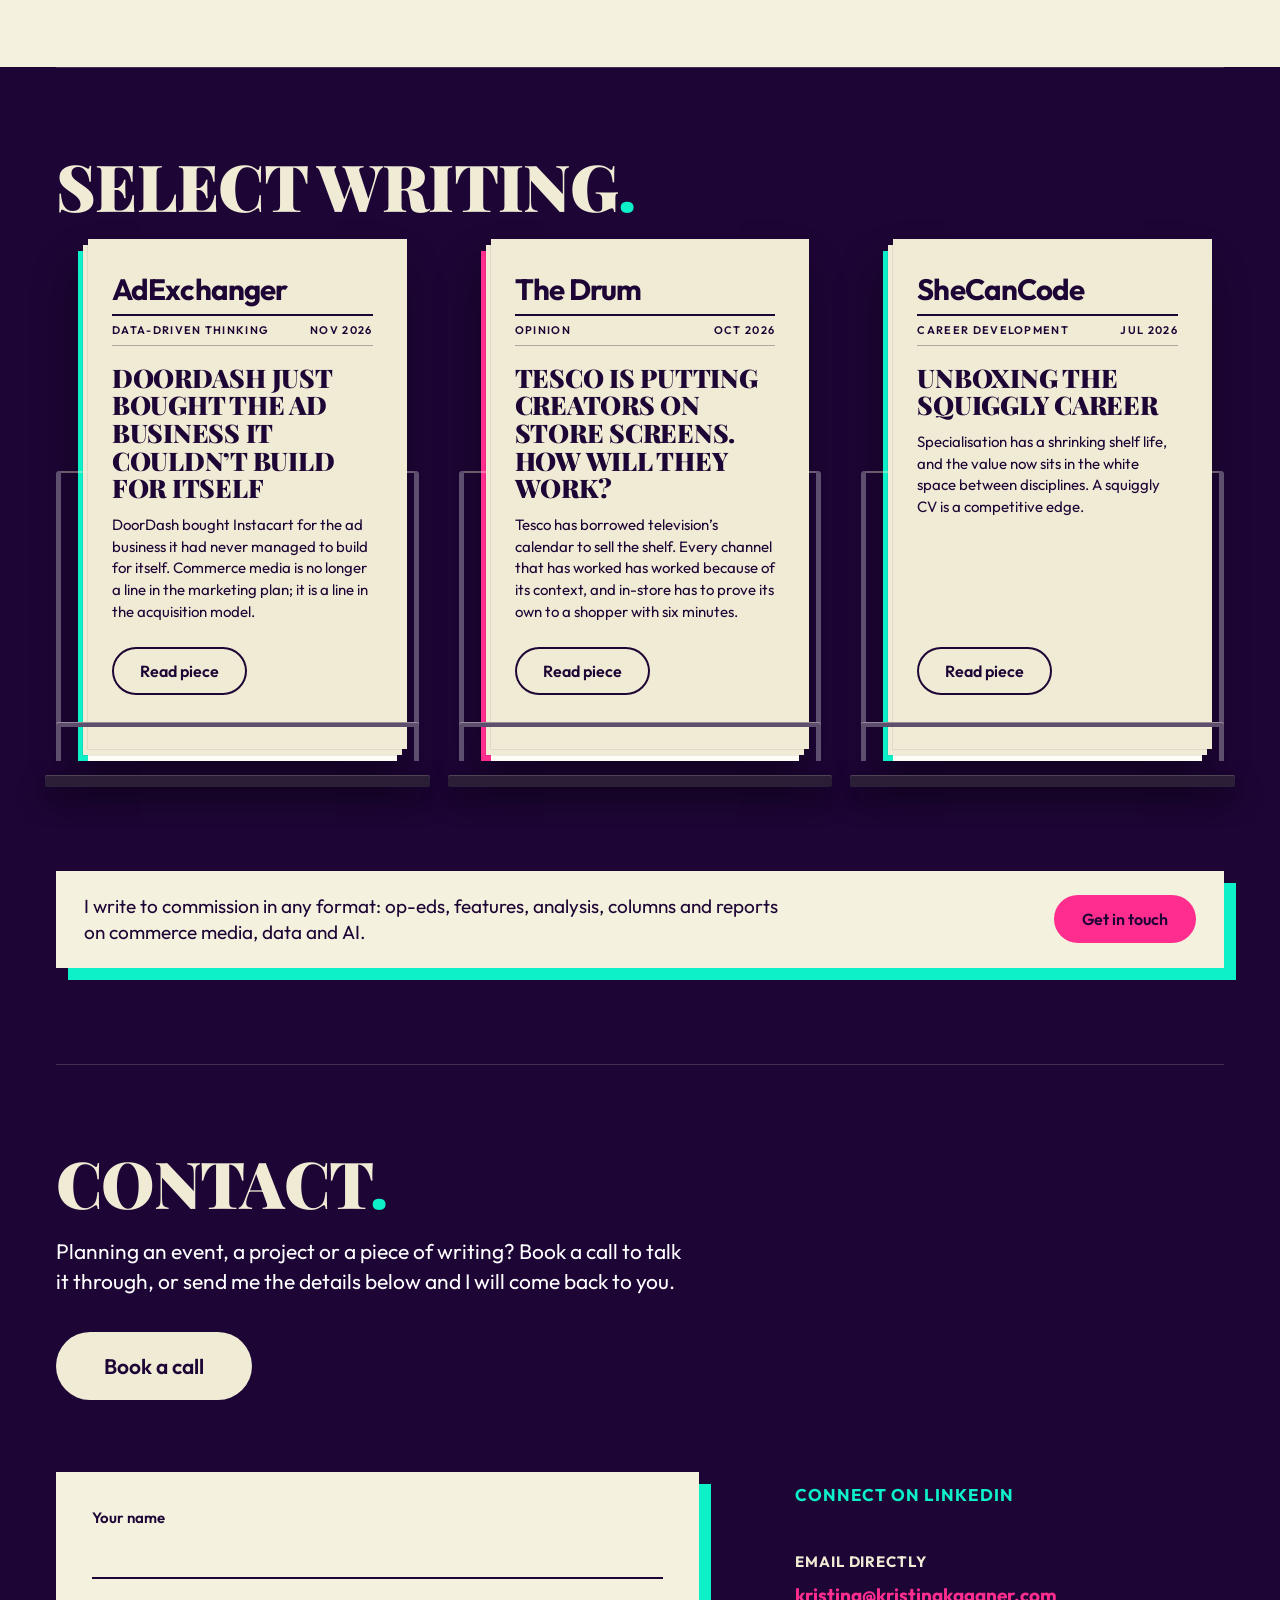
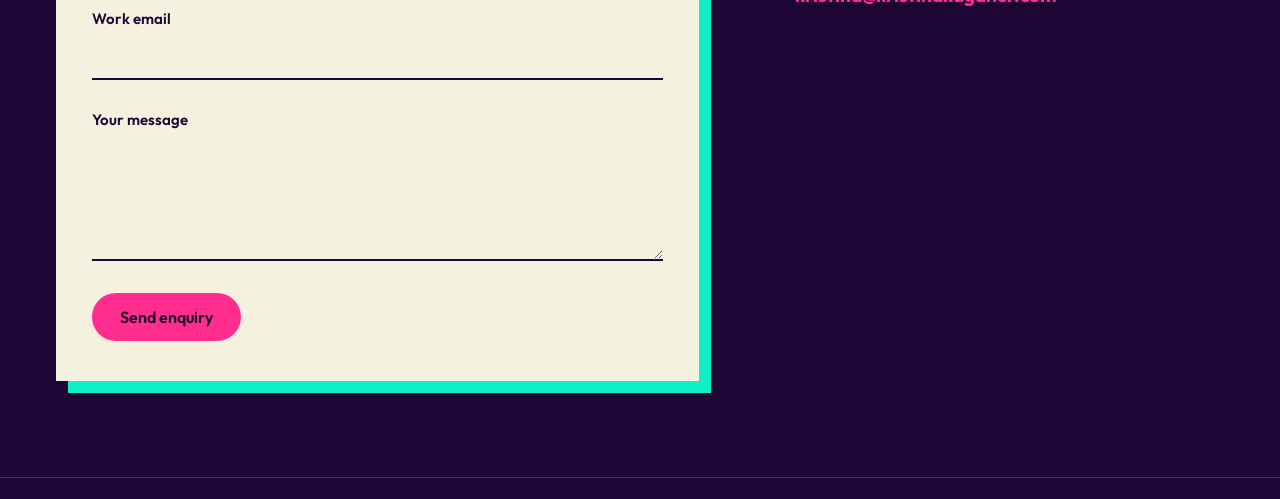
<file: speaking/index.html>
<!doctype html>
<html lang="en-GB">
<meta charset="utf-8">
<title>Kristina Kaganer</title>
<meta name="robots" content="noindex">
<link rel="canonical" href="https://kristinakaganer.com/">
<meta http-equiv="refresh" content="0; url=/#speaking">
<a href="/#speaking">Kristina Kaganer</a>
</html>
</file>
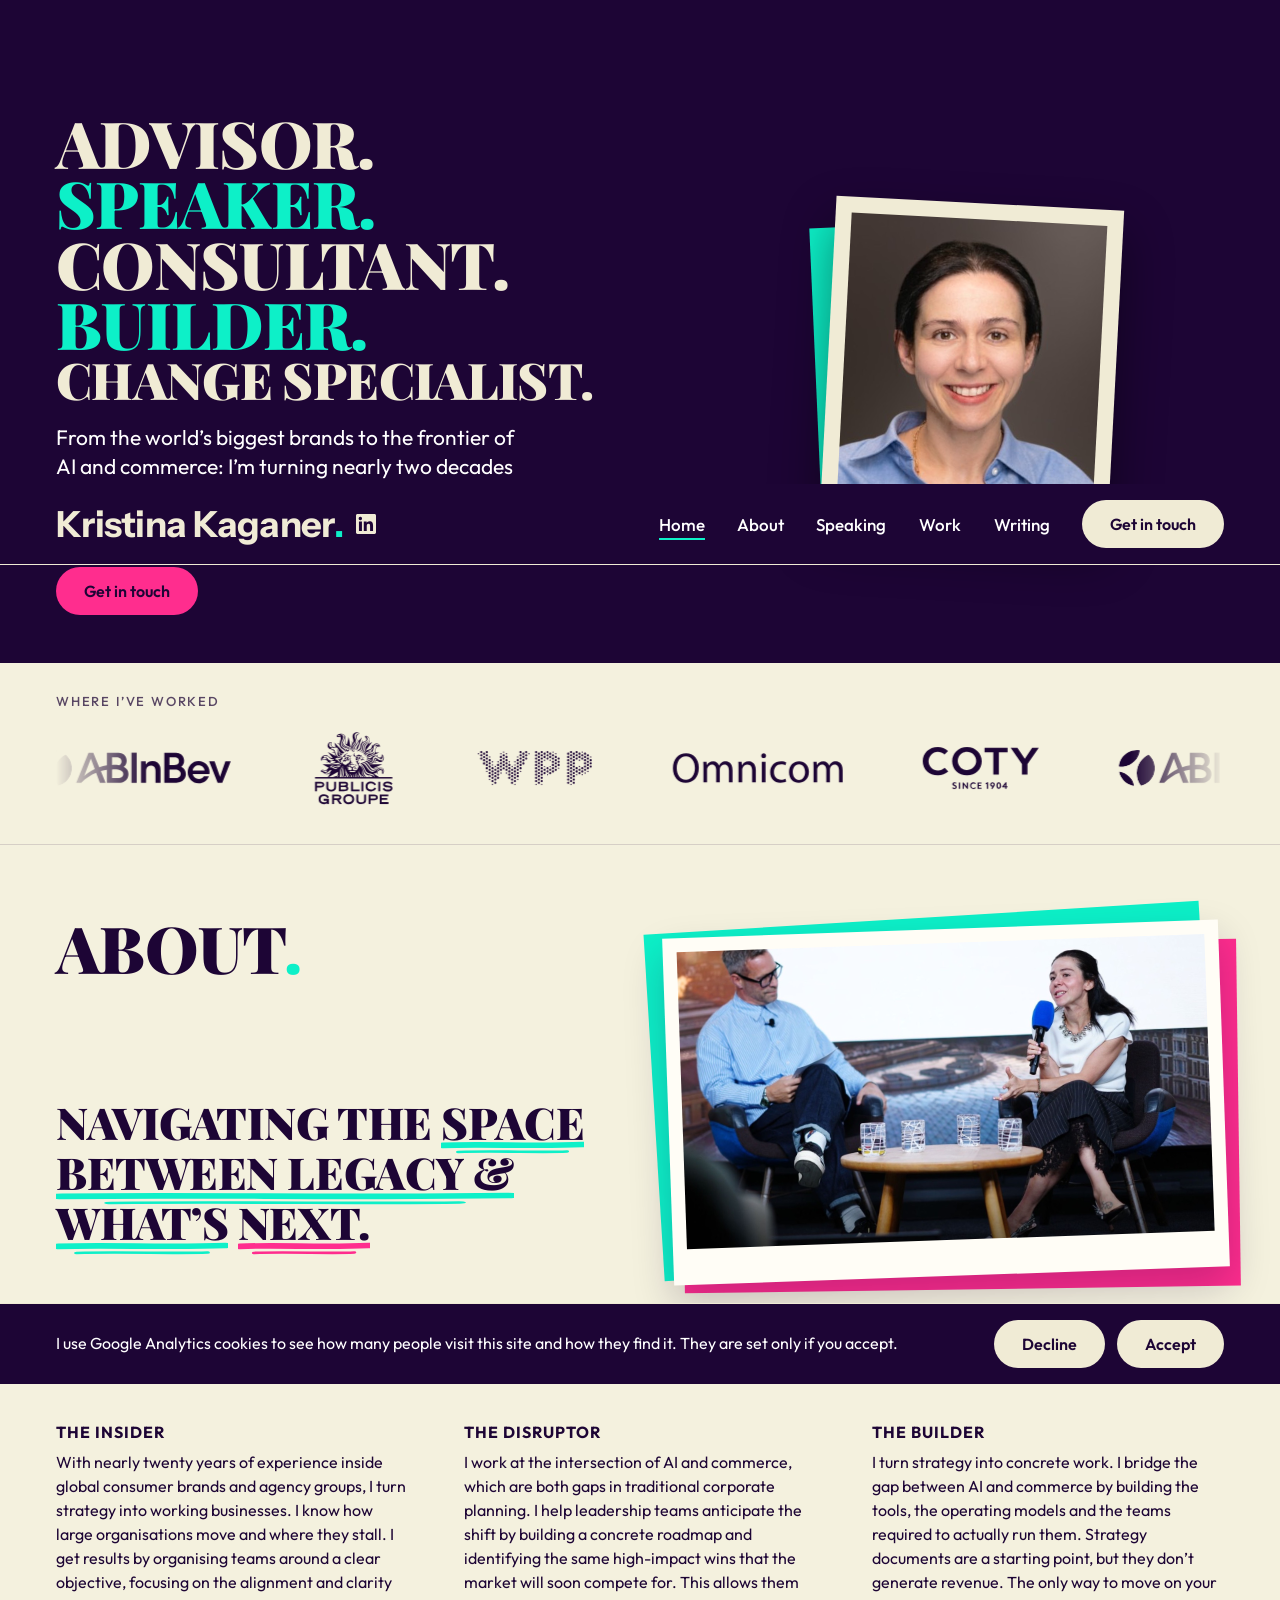
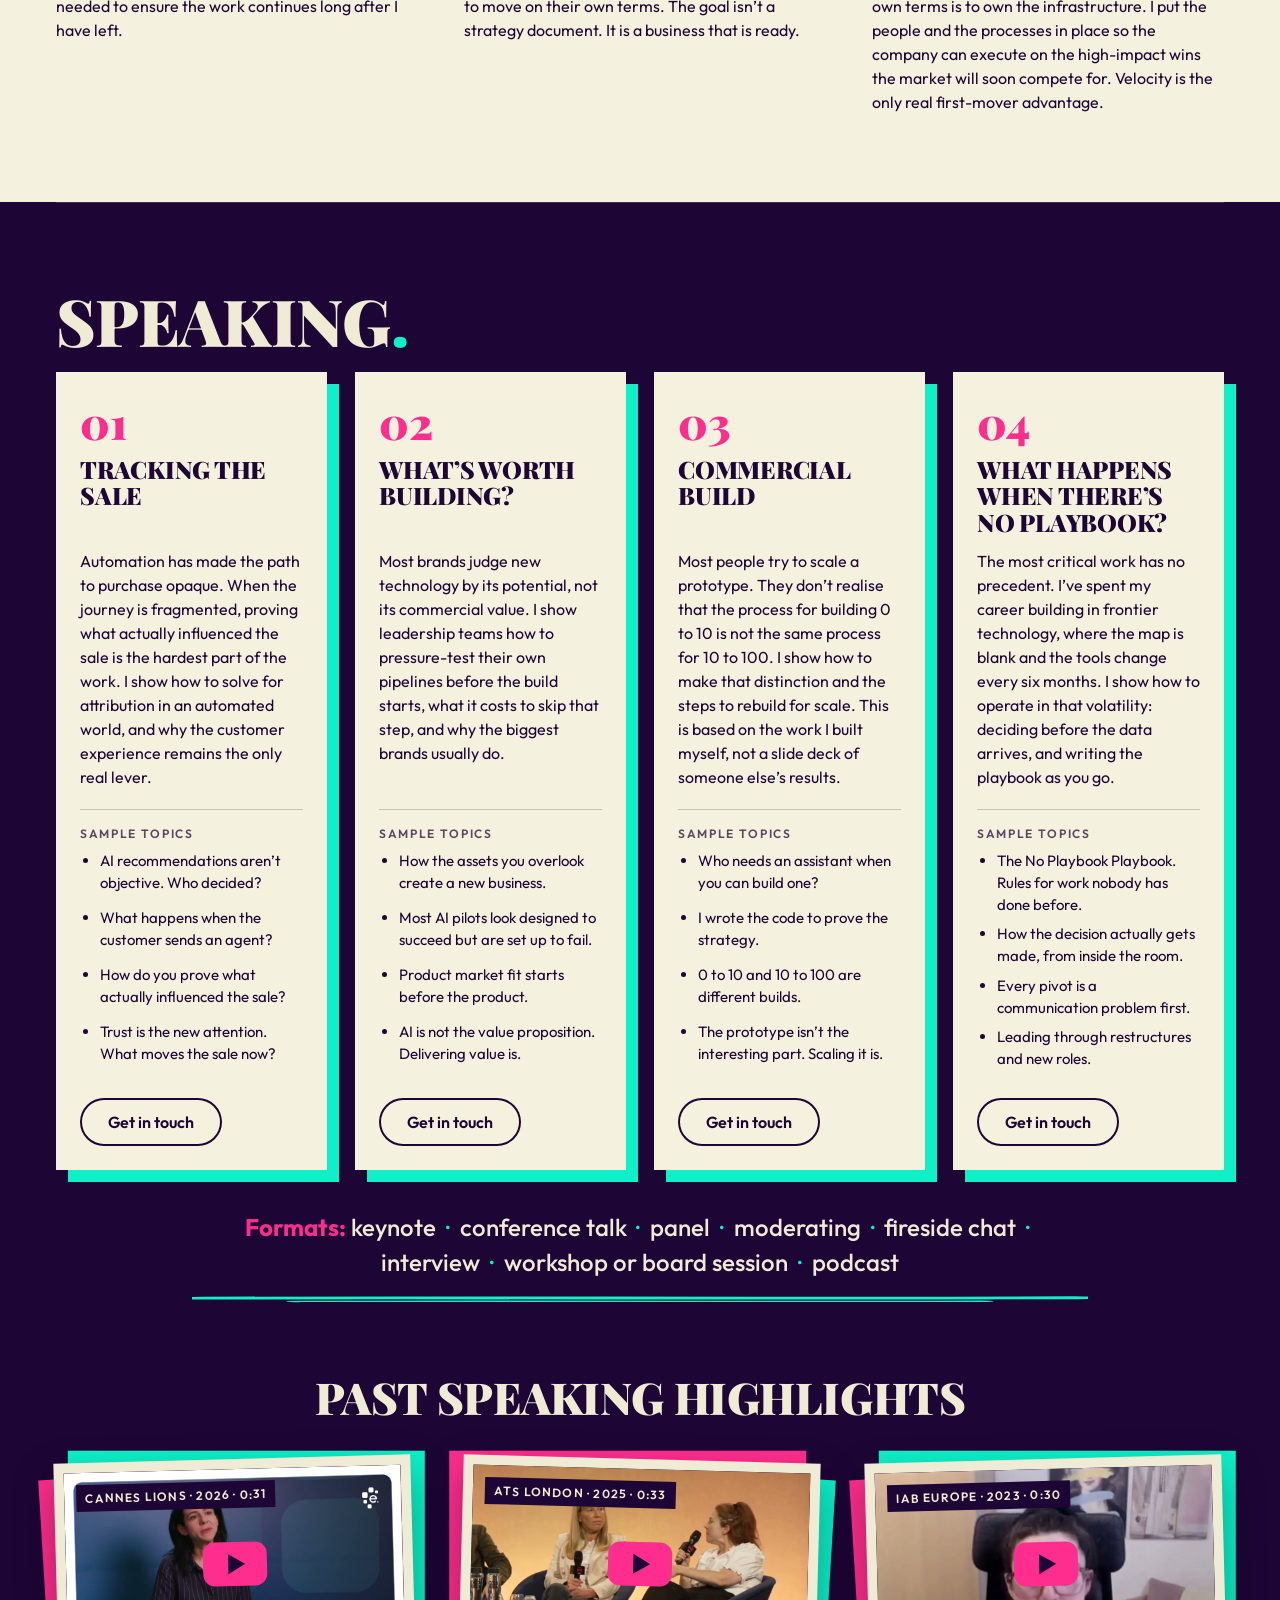
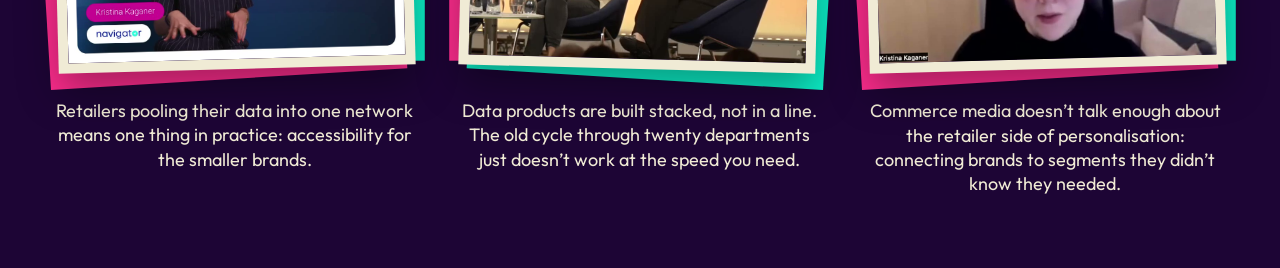
<file: work/index.html>
<!doctype html>
<html lang="en-GB">
<meta charset="utf-8">
<title>Kristina Kaganer</title>
<meta name="robots" content="noindex">
<link rel="canonical" href="https://kristinakaganer.com/">
<meta http-equiv="refresh" content="0; url=/#work">
<a href="/#work">Kristina Kaganer</a>
</html>
</file>
